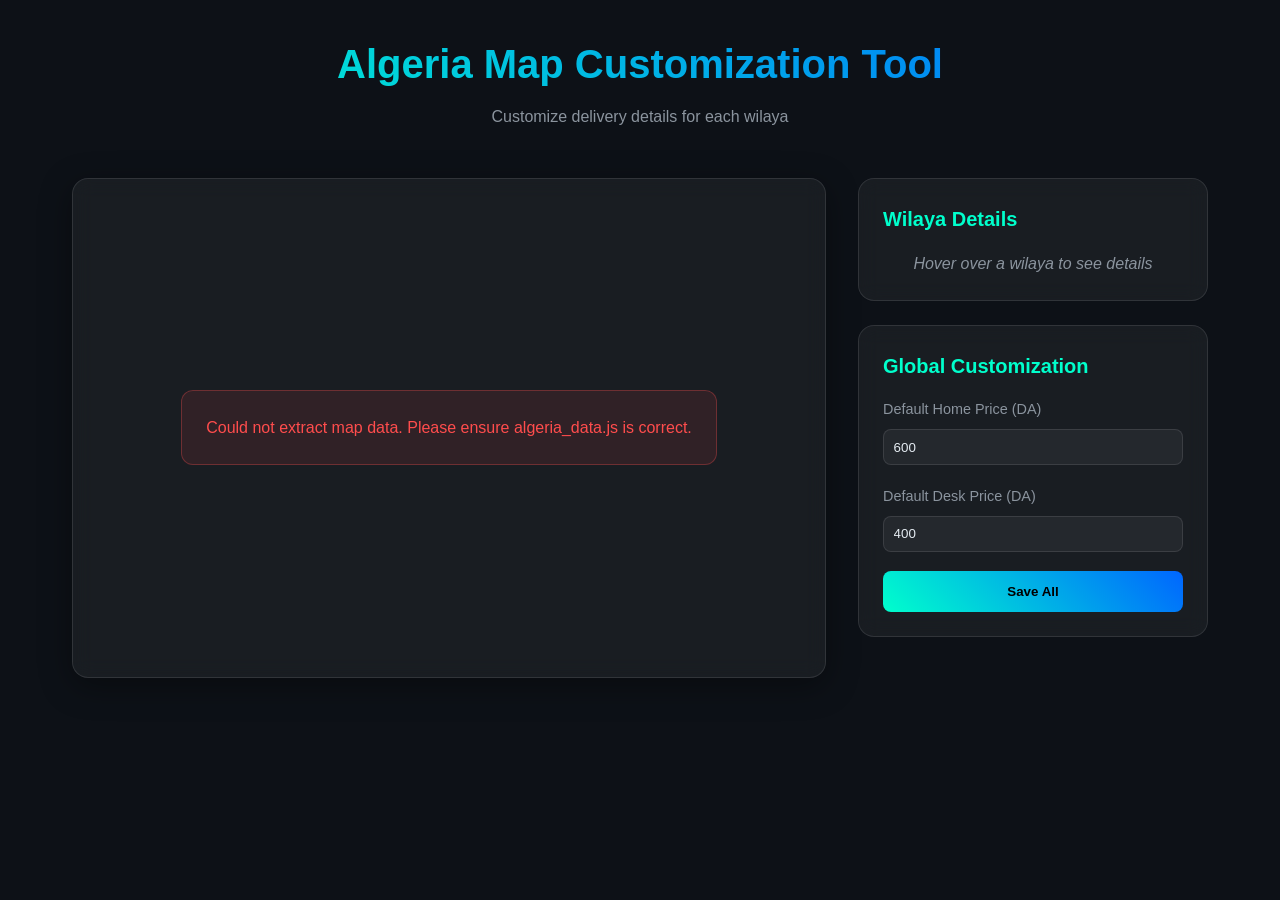
<file: algeria-map-tool/index.html>
<!DOCTYPE html>
<html lang="en">
<head>
    <meta charset="UTF-8">
    <meta name="viewport" content="width=device-width, initial-scale=1.0">
    <title>Algeria Map Customization Tool</title>
    <link rel="stylesheet" href="style.css">
</head>
<body>
    <div class="container">
        <header>
            <h1>Algeria Map Customization Tool</h1>
            <p>Customize delivery details for each wilaya</p>
        </header>

        <main>
            <div id="map-container">
                <!-- SVG map will be injected here -->
                <div class="loader">Loading Map...</div>
            </div>

            <div id="sidebar">
                <div class="card glass">
                    <h2>Wilaya Details</h2>
                    <div id="wilaya-info">
                        <p class="placeholder-text">Hover over a wilaya to see details</p>
                    </div>
                </div>

                <div class="card glass">
                    <h2>Global Customization</h2>
                    <div class="form-group">
                        <label for="default-price-home">Default Home Price (DA)</label>
                        <input type="number" id="default-price-home" value="600">
                    </div>
                    <div class="form-group">
                        <label for="default-price-desk">Default Desk Price (DA)</label>
                        <input type="number" id="default-price-desk" value="400">
                    </div>
                    <button id="save-settings" class="btn">Save All</button>
                </div>
            </div>
        </main>

        <div id="tooltip" class="tooltip hidden"></div>
    </div>

    <script src="script.js"></script>
</body>
</html>
</file>
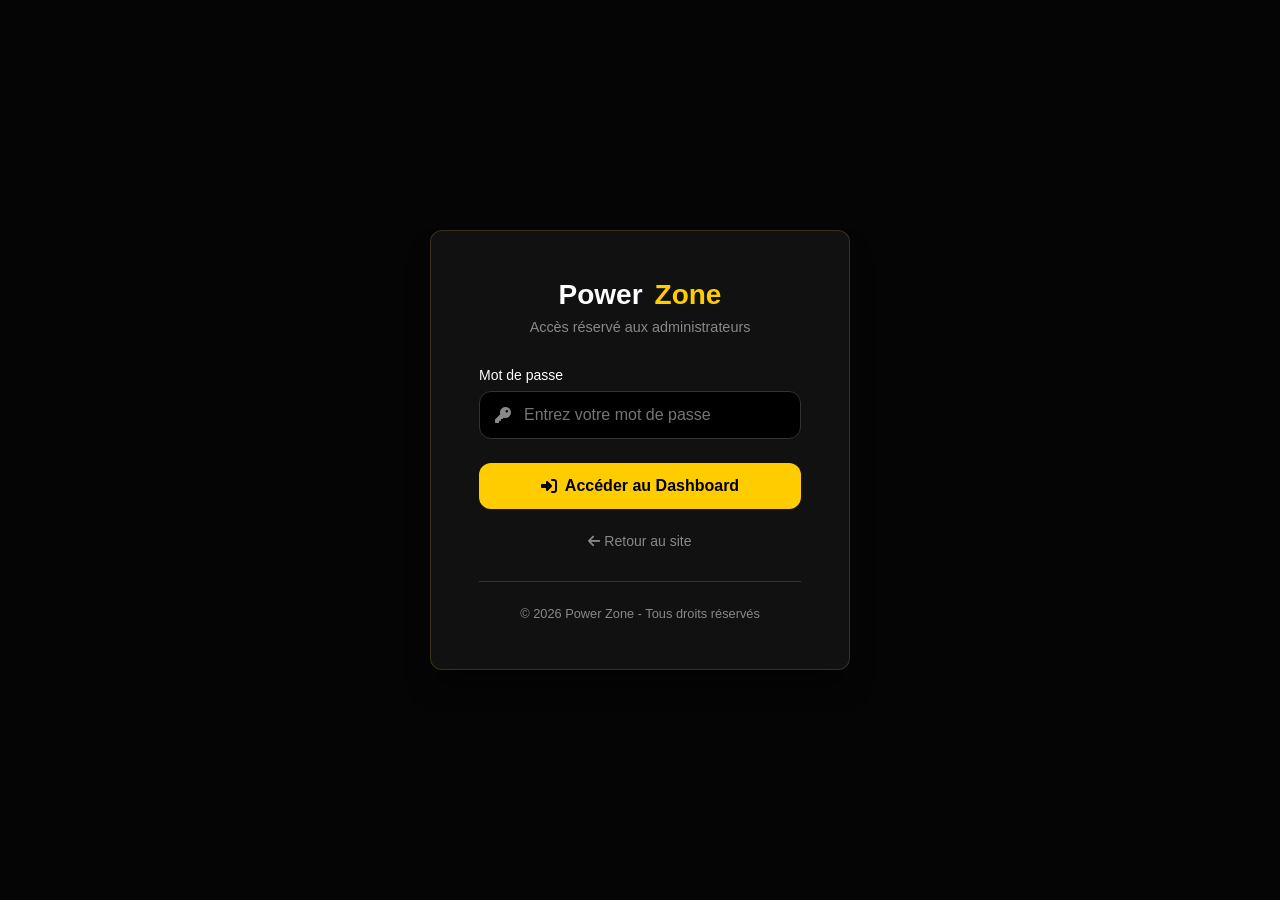
<file: admin.html>
<!DOCTYPE html>
<html lang="fr">

<head>
  <meta charset="UTF-8">
  <meta name="viewport" content="width=device-width, initial-scale=1.0">
  <title>Dashboard Admin - Power Zone</title>
  <link rel="icon" href="logo.png" type="image/x-icon">
  <link rel="stylesheet" href="https://cdnjs.cloudflare.com/ajax/libs/font-awesome/6.4.0/css/all.min.css">
  <link rel="preconnect" href="https://fonts.googleapis.com">
  <link rel="preconnect" href="https://fonts.gstatic.com" crossorigin>
  <link href="https://fonts.googleapis.com/css2?family=Montserrat:wght@700;800&family=Inter:wght@400;500;600;700&display=swap" rel="stylesheet">
  
  <!-- 🔐 حماية الصفحة - التحقق من المصادقة -->
  <script>
    (function checkAuth() {
      const isLoggedIn = localStorage.getItem('isLoggedIn');
      const userRole = localStorage.getItem('userRole');
      const loginTime = localStorage.getItem('loginTime');
      
      // التحقق من انتهاء صلاحية الجلسة (24 ساعة)
      const SESSION_DURATION = 24 * 60 * 60 * 1000; // 24 ساعة
      if (loginTime && (Date.now() - parseInt(loginTime)) > SESSION_DURATION) {
        localStorage.clear();
        alert('Session expirée. Veuillez vous reconnecter.');
        window.location.href = 'login.html';
        return;
      }
      
      // إذا مش مسجل دخول أو مش admin
      if (!isLoggedIn || isLoggedIn !== 'true' || userRole !== 'admin') {
        window.location.href = 'login.html';
        return;
      }
    })();
  </script>
  
  <style>
    :root {
      --primary: #FFB800;
      --primary-dark: #CC9200;
      --primary-light: #FFD666;
      --primary-glow: rgba(255, 184, 0, 0.25);
      --success: #10b981;
      --warning: #f59e0b;
      --danger: #ef4444;
      --info: #3B82F6;
      --bg: #0A0A0F;
      --surface: #1A1D29;
      --surface-hover: #252836;
      --text: #FFFFFF;
      --text-light: #9CA3AF;
      --border: #3D4152;
      --shadow: 0 8px 30px rgba(0, 0, 0, .5);
      --shadow-lg: 0 20px 60px rgba(0, 0, 0, .7);
      --shadow-gold: 0 10px 30px rgba(255, 184, 0, 0.3);
      --radius: 8px;
      --radius-lg: 16px;
      --transition: all 0.3s cubic-bezier(0.25, 0.8, 0.25, 1);
      --gradient-gold: linear-gradient(135deg, #FFB800 0%, #CC9200 100%);
      --gradient-dark: linear-gradient(180deg, #0A0A0F 0%, #1A1D29 100%);
      --sidebar-width: 250px;
      --sidebar-collapsed: 70px;
      --header-height: 70px;
    }

    * { box-sizing: border-box; margin: 0; padding: 0; }
    html, body { font-family: 'Inter', sans-serif; background: var(--bg); color: var(--text); min-height: 100vh; overflow-x: hidden; font-size: 16px; }
    a { text-decoration: none; color: inherit; transition: var(--transition); }
    button { font-family: inherit; cursor: pointer; border: none; outline: none; transition: var(--transition); }

    .sidebar { width: var(--sidebar-width); background: var(--surface); border-right: 1px solid var(--border); display: flex; flex-direction: column; position: fixed; height: 100vh; top: 0; left: 0; z-index: 1000; transition: var(--transition); overflow-y: auto; }
    .sidebar-header { padding: 20px 24px; border-bottom: 1px solid var(--border); display: flex; align-items: center; gap: 12px; min-height: var(--header-height); }
    .logo { display: flex; align-items: center; gap: 12px; font-family: 'Montserrat', sans-serif; }
    .logo img { height: 40px; width: auto; border-radius: var(--radius); border: 1px solid rgba(255,255,255,0.1); }
    .logo-text { display: flex; flex-direction: column; line-height: 1.1; }
    .brand-name { font-size: 1rem; font-weight: 800; color: var(--text); text-transform: uppercase; letter-spacing: 1px; white-space: nowrap; }
    .brand-tagline { font-size: 0.7rem; font-weight: 900; color: var(--primary); text-transform: uppercase; letter-spacing: 2px; white-space: nowrap; }
    .nav-links { list-style: none; padding: 16px; flex: 1; }
    .nav-item { margin-bottom: 4px; }
    .nav-link { display: flex; align-items: center; gap: 12px; padding: 12px 16px; border-radius: var(--radius); color: var(--text-light); font-size: 0.9rem; font-weight: 500; }
    .nav-link i { width: 20px; text-align: center; font-size: 1rem; }
    .nav-link:hover, .nav-link.active { background: rgba(255, 184, 0, 0.15); color: var(--primary); }
    .nav-link.active { font-weight: 600; border-left: 3px solid var(--primary); padding-left: 13px; }
    .sidebar-footer { padding: 16px; border-top: 1px solid var(--border); font-size: 0.75rem; color: var(--text-light); text-align: center; }

    .main-content { flex: 1; margin-left: var(--sidebar-width); padding: 24px; min-height: 100vh; transition: var(--transition); }
    .top-bar { display: flex; justify-content: space-between; align-items: center; margin-bottom: 24px; padding-bottom: 16px; border-bottom: 1px solid var(--border); flex-wrap: wrap; gap: 16px; }
    .top-bar-left { display: flex; align-items: center; gap: 16px; }
    .menu-toggle { display: none; background: var(--surface); border: 1px solid var(--border); color: var(--text); width: 40px; height: 40px; border-radius: var(--radius); font-size: 1.2rem; align-items: center; justify-content: center; }
    .menu-toggle:hover { background: var(--surface-hover); }
    .page-title h1 { font-size: 1.4rem; font-weight: 700; font-family: 'Montserrat', sans-serif; }
    .page-title p { color: var(--text-light); font-size: 0.85rem; margin-top: 4px; }
    .user-profile { display: flex; align-items: center; gap: 12px; padding: 8px 16px; background: var(--surface); border-radius: var(--radius); border: 1px solid var(--border); }
    .user-avatar { width: 36px; height: 36px; background: var(--gradient-gold); color: var(--bg); border-radius: 50%; display: flex; align-items: center; justify-content: center; font-weight: 700; font-size: 0.9rem; }
    .user-info { text-align: right; }
    .user-name { font-weight: 600; font-size: 0.85rem; }
    .user-role { font-size: 0.7rem; color: var(--text-light); }

    .stats-grid { display: grid; grid-template-columns: repeat(auto-fit, minmax(200px, 1fr)); gap: 16px; margin-bottom: 24px; }
    .stat-card { background: var(--surface); padding: 20px; border-radius: var(--radius); box-shadow: var(--shadow); display: flex; justify-content: space-between; align-items: center; border: 1px solid var(--border); transition: var(--transition); }
    .stat-card:hover { transform: translateY(-2px); border-color: var(--primary); box-shadow: var(--shadow-gold); }
    .stat-info h3 { font-size: 0.8rem; color: var(--text-light); font-weight: 500; text-transform: uppercase; letter-spacing: 0.5px; }
    .stat-info p { font-size: 1.5rem; font-weight: 700; margin-top: 6px; font-family: 'Montserrat', sans-serif; }
    .stat-icon { width: 44px; height: 44px; border-radius: 12px; display: flex; align-items: center; justify-content: center; font-size: 1.1rem; flex-shrink: 0; }
    .icon-blue { background: rgba(255, 184, 0, 0.15); color: var(--primary); }
    .icon-green { background: rgba(16, 185, 129, 0.15); color: var(--success); }
    .icon-orange { background: rgba(245, 158, 11, 0.15); color: var(--warning); }
    .icon-red { background: rgba(239, 68, 68, 0.15); color: var(--danger); }

    .actions-bar { background: var(--surface); padding: 16px; border-radius: var(--radius); box-shadow: var(--shadow); margin-bottom: 24px; display: flex; flex-wrap: wrap; gap: 12px; align-items: center; border: 1px solid var(--border); }
    .filters { display: flex; gap: 12px; flex: 1; flex-wrap: wrap; }
    .input-group { position: relative; flex: 1; min-width: 180px; max-width: 250px; }
    .input-group i { position: absolute; left: 12px; top: 50%; transform: translateY(-50%); color: var(--text-light); font-size: 0.9rem; }
    .input-group input, .input-group select { width: 100%; padding: 10px 12px 10px 36px; border: 1px solid var(--border); border-radius: var(--radius); outline: none; background: var(--bg); color: var(--text); font-size: 0.9rem; transition: var(--transition); }
    .input-group input:focus, .input-group select:focus { border-color: var(--primary); box-shadow: 0 0 0 3px var(--primary-glow); }
    .btn { padding: 10px 18px; border-radius: var(--radius); font-weight: 600; font-size: 0.85rem; display: inline-flex; align-items: center; gap: 8px; transition: var(--transition); white-space: nowrap; }
    .btn i { font-size: 0.9rem; }
    .btn-primary { background: var(--gradient-gold); color: var(--bg); box-shadow: var(--shadow-gold); }
    .btn-primary:hover { transform: translateY(-1px); filter: brightness(1.1); box-shadow: 0 12px 35px rgba(255, 184, 0, 0.5); }
    .btn-outline { background: var(--bg); border: 1px solid var(--border); color: var(--text); }
    .btn-outline:hover { background: var(--surface-hover); border-color: var(--primary); color: var(--primary); }

    .table-container { background: var(--surface); border-radius: var(--radius); box-shadow: var(--shadow); overflow: hidden; border: 1px solid var(--border); overflow-x: auto; }
    .table-wrapper { min-width: 900px; }
    table { width: 100%; border-collapse: collapse; }
    th { background: var(--bg); padding: 14px 16px; text-align: left; font-size: 0.75rem; text-transform: uppercase; letter-spacing: 0.5px; color: var(--text-light); font-weight: 600; position: sticky; top: 0; z-index: 10; white-space: nowrap; }
    td { padding: 14px 16px; border-top: 1px solid var(--border); font-size: 0.85rem; vertical-align: middle; white-space: nowrap; }
    tr:hover { background: rgba(255, 184, 0, 0.05); }
    .order-number { font-weight: 600; color: var(--primary); font-family: 'Montserrat', sans-serif; }
    .client-name { font-weight: 500; }
    .client-phone { color: var(--text-light); font-size: 0.8rem; }
    .status-badge { padding: 5px 14px; border-radius: 20px; font-size: 0.75rem; font-weight: 600; display: inline-flex; align-items: center; gap: 5px; }
    .status-pending { background: rgba(245, 158, 11, 0.15); color: var(--warning); }
    .status-accepted { background: rgba(255, 184, 0, 0.15); color: var(--primary); }
    .status-shipped { background: rgba(16, 185, 129, 0.15); color: var(--success); }
    .status-arrived { background: rgba(255, 255, 255, 0.1); color: var(--text); }
    .status-returned { background: rgba(239, 68, 68, 0.15); color: var(--danger); }
    .action-btns { display: flex; gap: 6px; }
    .icon-btn { background: none; border: none; cursor: pointer; color: var(--text-light); padding: 6px; border-radius: 6px; width: 32px; height: 32px; display: flex; align-items: center; justify-content: center; transition: var(--transition); }
    .icon-btn:hover { background: rgba(255, 184, 0, 0.15); color: var(--primary); }
    .icon-btn.delete:hover { color: var(--danger); background: rgba(239, 68, 68, 0.15); }

    .modal-overlay { position: fixed; top: 0; left: 0; width: 100%; height: 100%; background: rgba(0, 0, 0, 0.7); backdrop-filter: blur(4px); display: none; align-items: center; justify-content: center; z-index: 2000; padding: 20px; }
    .modal-overlay.active { display: flex; animation: fadeIn 0.2s; }
    .modal { background: var(--surface); width: 100%; max-width: 650px; border-radius: var(--radius-lg); box-shadow: var(--shadow-lg); max-height: 95vh; overflow-y: auto; border: 1px solid var(--border); animation: slideUp 0.3s ease; }
    .modal-header { padding: 20px 24px; border-bottom: 1px solid var(--border); display: flex; justify-content: space-between; align-items: center; position: sticky; top: 0; background: var(--surface); z-index: 5; }
    .modal-header h3 { font-size: 1.1rem; font-weight: 700; font-family: 'Montserrat', sans-serif; }
    .close-modal { background: none; border: none; font-size: 1.5rem; cursor: pointer; color: var(--text-light); width: 32px; height: 32px; display: flex; align-items: center; justify-content: center; border-radius: 50%; }
    .close-modal:hover { background: var(--surface-hover); color: var(--text); }
    .modal-body { padding: 24px; }
    .modal-footer { padding: 16px 24px; border-top: 1px solid var(--border); display: flex; justify-content: flex-end; gap: 12px; flex-wrap: wrap; position: sticky; bottom: 0; background: var(--surface); }
    .form-group { margin-bottom: 16px; }
    .form-label { display: block; margin-bottom: 8px; font-size: 0.85rem; font-weight: 500; color: var(--text-light); }
    .form-control { width: 100%; padding: 10px 12px; border: 1px solid var(--border); border-radius: var(--radius); background: var(--bg); color: var(--text); font-size: 0.9rem; transition: var(--transition); }
    .form-control:focus { outline: none; border-color: var(--primary); box-shadow: 0 0 0 3px var(--primary-glow); }
    textarea.form-control { min-height: 80px; resize: vertical; }
    .detail-row { display: flex; justify-content: space-between; align-items: center; padding: 10px 0; border-bottom: 1px dashed var(--border); flex-wrap: wrap; gap: 8px; }
    .detail-row:last-child { border-bottom: none; }
    .detail-label { color: var(--text-light); font-size: 0.85rem; }
    .detail-value { font-weight: 500; text-align: right; min-width: 120px; }
    .detail-items { margin: 16px 0; }
    .detail-item { display: flex; justify-content: space-between; align-items: center; padding: 10px 0; border-bottom: 1px solid var(--border); flex-wrap: wrap; gap: 8px; }
    .detail-item-name { font-weight: 500; }
    .detail-item-qty { color: var(--text-light); font-size: 0.8rem; }
    .detail-item-price { color: var(--primary); font-weight: 600; }

    .driver-section { margin-top: 20px; padding: 16px; background: rgba(255, 184, 0, 0.1); border-radius: var(--radius); border: 1px solid var(--primary); display: none; }
    .driver-section h4 { margin-bottom: 12px; font-size: 0.95rem; font-family: 'Montserrat', sans-serif; display: flex; align-items: center; gap: 8px; color: var(--primary); }
    .driver-section .form-row { display: grid; grid-template-columns: 1fr 1fr; gap: 12px; }
    .driver-section p { font-size: 0.75rem; color: var(--text-light); margin-top: 8px; }

    .flavor-field { display: flex; gap: 8px; align-items: center; flex-wrap: wrap; }
    .flavor-field input { flex: 1; min-width: 120px; }
    .flavor-field .btn { padding: 8px 12px; font-size: 0.8rem; }

    .image-mode-toggle { display: flex; gap: 8px; margin-bottom: 10px; flex-wrap: wrap; }
    .image-mode-toggle .btn { padding: 6px 12px; font-size: 0.8rem; }
    .image-preview-container { margin-top: 12px; display: none; }
    .image-preview-container img { max-width: 100%; max-height: 150px; border-radius: var(--radius); border: 1px solid var(--border); object-fit: contain; background: var(--bg); }
    .image-preview-container p { font-size: 0.75rem; color: var(--text-light); margin-bottom: 6px; }
    .upload-hint { font-size: 0.7rem; color: var(--text-light); margin-top: 6px; }

    .ingredients-section {
      border: 1px solid var(--border);
      padding: 15px;
      border-radius: var(--radius);
      margin-top: 15px;
      background: rgba(16, 185, 129, 0.03);
    }
    .ingredients-section .section-header {
      display: flex;
      justify-content: space-between;
      align-items: center;
      margin-bottom: 10px;
    }
    .ingredients-section .section-header .form-label { margin-bottom: 0; }
    .ingredient-item {
      display: flex;
      gap: 8px;
      align-items: center;
      flex-wrap: wrap;
      background: rgba(16, 185, 129, 0.05);
      padding: 8px;
      border-radius: var(--radius);
      margin-bottom: 8px;
    }
    .ingredient-item input, .ingredient-item select {
      flex: 1;
      min-width: 100px;
    }
    .ingredient-item .btn {
      padding: 8px 12px;
      font-size: 0.8rem;
      flex-shrink: 0;
    }

    .toast { position: fixed; top: 20px; right: 20px; background: var(--surface); color: var(--text); padding: 14px 20px; border-radius: var(--radius); box-shadow: var(--shadow-lg); display: flex; align-items: center; gap: 10px; animation: slideIn 0.3s ease; z-index: 9999; border: 1px solid var(--border); max-width: 350px; }
    .toast.success { border-left: 4px solid var(--success); }
    .toast.error { border-left: 4px solid var(--danger); }
    .toast.info { border-left: 4px solid var(--info); }
    .toast i { font-size: 1.1rem; }
    @keyframes fadeIn { from { opacity: 0; } to { opacity: 1; } }
    @keyframes slideUp { from { transform: translateY(20px); opacity: 0; } to { transform: translateY(0); opacity: 1; } }
    @keyframes slideIn { from { transform: translateX(100%); opacity: 0; } to { transform: translateX(0); opacity: 1; } }

    ::-webkit-scrollbar { width: 10px; height: 10px; }
    ::-webkit-scrollbar-track { background: var(--bg); }
    ::-webkit-scrollbar-thumb { background: var(--gradient-gold); border-radius: 10px; border: 2px solid var(--bg); }
    ::-webkit-scrollbar-thumb:hover { background: var(--primary-dark); }

    @media (max-width: 1024px) { :root { --sidebar-width: 220px; } .main-content { padding: 20px; } .stats-grid { grid-template-columns: repeat(2, 1fr); } }
    @media (max-width: 768px) { :root { --sidebar-width: 250px; } .menu-toggle { display: flex; } .sidebar { transform: translateX(-100%); box-shadow: 4px 0 20px rgba(0, 0, 0, 0.5); } .sidebar.active { transform: translateX(0); } .main-content { margin-left: 0; padding: 16px; } .top-bar { flex-direction: column; align-items: flex-start; gap: 12px; } .top-bar-left { width: 100%; justify-content: space-between; } .page-title h1 { font-size: 1.2rem; } .stats-grid { grid-template-columns: repeat(2, 1fr); gap: 12px; } .stat-card { padding: 16px; } .stat-info p { font-size: 1.3rem; } .stat-icon { width: 40px; height: 40px; font-size: 1rem; } .actions-bar { flex-direction: column; align-items: stretch; } .filters { flex-direction: column; } .input-group { max-width: 100%; min-width: 100%; } .modal { max-width: 95vw; margin: 10px; } .modal-footer { flex-direction: column-reverse; } .modal-footer .btn { width: 100%; justify-content: center; } .detail-row { flex-direction: column; align-items: flex-start; gap: 4px; } .detail-value { text-align: left; width: 100%; } .driver-section .form-row { grid-template-columns: 1fr; } }
    @media (max-width: 576px) { .stats-grid { grid-template-columns: 1fr 1fr; } .stat-info h3 { font-size: 0.75rem; } .stat-info p { font-size: 1.2rem; } .table-container { border-radius: var(--radius); } th, td { padding: 12px 10px; font-size: 0.8rem; } .status-badge { padding: 4px 10px; font-size: 0.7rem; } .icon-btn { width: 28px; height: 28px; padding: 4px; } .user-profile { padding: 6px 12px; } .user-avatar { width: 32px; height: 32px; font-size: 0.8rem; } .user-info { display: none; } }
    @media (max-width: 480px) { .stats-grid { grid-template-columns: 1fr; } .page-title h1 { font-size: 1.1rem; } .page-title p { font-size: 0.8rem; } .btn { padding: 9px 16px; font-size: 0.8rem; } .btn i { display: none; } .form-control { font-size: 0.9rem; padding: 9px 10px 9px 34px; } .modal-header h3 { font-size: 1rem; } .modal-body { padding: 16px; } .modal-footer { padding: 12px 16px; } .detail-item { flex-direction: column; align-items: flex-start; } .detail-item-price { margin-left: auto; } .toast { right: 10px; left: 10px; max-width: none; } }
    @media (max-width: 360px) { .sidebar-header { padding: 16px; } .brand-name { font-size: 0.9rem; } .brand-tagline { font-size: 0.65rem; } .nav-link { padding: 10px 14px; font-size: 0.85rem; gap: 10px; } .nav-link i { font-size: 0.9rem; } th, td { padding: 10px 8px; font-size: 0.75rem; } .order-number { font-size: 0.8rem; } }
    @media (hover: none) and (pointer: coarse) { .nav-link:active, .btn:active, .icon-btn:active { transform: scale(0.98); transition: transform 0.1s ease; } .stat-card:hover { transform: none; } }
    @media (prefers-reduced-motion: reduce) { * { transition: none !important; animation: none !important; } }
    @media print { .sidebar, .top-bar, .actions-bar, .modal-overlay { display: none !important; } .main-content { margin: 0; padding: 0; } .table-container { box-shadow: none; border: 1px solid #000; } body { background: #fff; color: #000; } }
  </style>
</head>

<body>

  <!-- Sidebar -->
  <aside class="sidebar" id="sidebar">
    <div class="sidebar-header">
      <a href="index.html" class="logo">
        <img src="logo.png" alt="Logo">
        <div class="logo-text">
          <div class="brand-name">Power Zone</div>
          <div class="brand-tagline">Admin</div>
        </div>
      </a>
    </div>
    <ul class="nav-links">
      <li class="nav-item"><a href="admin.html" class="nav-link active"><i class="fa-solid fa-chart-line"></i> Tableau de bord</a></li>
      <li class="nav-item"><a href="gerer-produits.html" class="nav-link"><i class="fa-solid fa-boxes-stacked"></i> Produits</a></li>
      <li class="nav-item"><a href="index.html" class="nav-link" target="_blank"><i class="fa-solid fa-store"></i> Voir le site</a></li>
      <li class="nav-item" style="margin-top: auto;"><a href="#" onclick="logout(); return false;" class="nav-link" style="color: var(--danger);"><i class="fa-solid fa-right-from-bracket"></i> Déconnexion</a></li>
    </ul>
    <div class="sidebar-footer">
      <p>v2.0 • © 2026</p>
    </div>
  </aside>

  <!-- Main Content -->
  <main class="main-content">
    <div class="top-bar">
      <div class="top-bar-left">
        <button class="menu-toggle" id="menuToggle" aria-label="Toggle Menu">
          <i class="fa-solid fa-bars"></i>
        </button>
        <div class="page-title">
          <h1>📊 Tableau de bord Commandes</h1>
          <p>Gérez vos commandes en temps réel</p>
        </div>
      </div>
      <div class="user-profile">
        <div class="user-avatar" id="userAvatar">W</div>
        <div class="user-info">
          <div class="user-name" id="userName">Wahbi</div>
          <div class="user-role">Super Admin</div>
        </div>
      </div>
    </div>

    <div class="stats-grid">
      <div class="stat-card">
        <div class="stat-info">
          <h3>Commandes</h3>
          <p id="totalCommandes">0</p>
        </div>
        <div class="stat-icon icon-blue"><i class="fa-solid fa-cart-shopping"></i></div>
      </div>
      <div class="stat-card">
        <div class="stat-info">
          <h3>Revenu</h3>
          <p id="totalRevenu">0 DA</p>
        </div>
        <div class="stat-icon icon-green"><i class="fa-solid fa-wallet"></i></div>
      </div>
      <div class="stat-card">
        <div class="stat-info">
          <h3>Livraison</h3>
          <p id="totalDomicile">0</p>
        </div>
        <div class="stat-icon icon-orange"><i class="fa-solid fa-truck"></i></div>
      </div>
      <div class="stat-card">
        <div class="stat-info">
          <h3>Retrait</h3>
          <p id="totalStopdesk">0</p>
        </div>
        <div class="stat-icon icon-red"><i class="fa-solid fa-store"></i></div>
      </div>
    </div>

    <div class="actions-bar">
      <div class="filters">
        <div class="input-group">
          <i class="fa-solid fa-magnifying-glass"></i>
          <input type="text" id="searchInput" placeholder="Rechercher commande, client...">
        </div>
        <div class="input-group">
          <select id="filterType">
            <option value="">Tous les types</option>
            <option value="domicile">🏠 Livraison</option>
            <option value="stopdesk">📦 Retrait boutique</option>
          </select>
        </div>
        <div class="input-group">
          <select id="filterWilaya">
            <option value="">Toutes les wilayas</option>
          </select>
        </div>
      </div>
      <div style="display:flex; gap:10px; flex-wrap:wrap;">
        <button class="btn btn-outline" onclick="clearFilters()">
          <i class="fa-solid fa-rotate-right"></i> Réinitialiser
        </button>
        <button class="btn btn-outline" onclick="exportCommandes()">
          <i class="fa-solid fa-file-csv"></i> Export CSV
        </button>
        <button class="btn btn-primary" onclick="openAddProductModal()">
          <i class="fa-solid fa-plus"></i> Nouveau produit
        </button>
      </div>
    </div>

    <div class="table-container">
      <div class="table-wrapper">
        <table>
          <thead>
            <tr>
              <th>N° Commande</th>
              <th>Client</th>
              <th>Type</th>
              <th>Wilaya</th>
              <th>Téléphone</th>
              <th>Total</th>
              <th>Statut</th>
              <th>Actions</th>
            </tr>
          </thead>
          <tbody id="ordersTableBody">
            <tr>
              <td colspan="8" style="text-align:center; padding:40px; color:var(--text-light);">
                <i class="fa-solid fa-circle-notch fa-spin" style="margin-right:10px;"></i>
                Chargement des commandes...
              </td>
            </tr>
          </tbody>
        </table>
      </div>
    </div>
  </main>

  <!-- Detail Modal -->
  <div class="modal-overlay" id="detailModal">
    <div class="modal">
      <div class="modal-header">
        <h3>📋 Détails de la commande <span id="detailOrderNumber" style="color:var(--primary)"></span></h3>
        <button class="close-modal" onclick="closeDetail()" aria-label="Fermer">&times;</button>
      </div>
      <div class="modal-body">
        <div style="display:flex; justify-content:space-between; margin-bottom:20px; background:var(--bg); padding:12px; border-radius:var(--radius); flex-wrap:wrap; gap:10px;">
          <div>
            <div class="detail-label">Date</div>
            <div class="detail-value" id="detailDate" style="text-align:left;"></div>
          </div>
          <div>
            <div class="detail-label">Statut</div>
            <div class="detail-value" id="detailStatusBadge" style="text-align:left;"></div>
          </div>
        </div>
        <h4 style="margin-bottom:12px; font-size:1rem; font-family:'Montserrat',sans-serif;">👤 Informations Client</h4>
        <div class="detail-row"><span class="detail-label">Nom complet</span><span class="detail-value" id="detailName"></span></div>
        <div class="detail-row"><span class="detail-label">📞 Téléphone 1</span><span class="detail-value"><a href="tel:" id="detailPhone1"></a></span></div>
        <div class="detail-row"><span class="detail-label">📞 Téléphone 2</span><span class="detail-value" id="detailPhone2"></span></div>
        <div class="detail-row"><span class="detail-label">📍 Wilaya</span><span class="detail-value" id="detailWilaya"></span></div>
        <div class="detail-row"><span class="detail-label">🏘️ Commune</span><span class="detail-value" id="detailCommune"></span></div>
        <h4 style="margin:20px 0 12px; font-size:1rem; font-family:'Montserrat',sans-serif;">📦 Produits Commandés</h4>
        <div id="detailItems" class="detail-items"></div>
        <div class="detail-row" style="border-top:2px solid var(--border); padding-top:12px; margin-top:10px;">
          <span class="detail-label" style="font-weight:600;">Sous-total</span>
          <span class="detail-value"><span id="detailCartTotal"></span> DA</span>
        </div>
        <div class="detail-row">
          <span class="detail-label">🚚 Livraison</span>
          <span class="detail-value"><span id="detailShipping"></span> DA</span>
        </div>
        <div class="detail-row">
          <span class="detail-label" style="font-weight:700; font-size:1rem;">💰 Total</span>
          <span class="detail-value" style="color:var(--primary); font-size:1.3rem; font-family:'Montserrat',sans-serif;">
            <span id="detailTotal"></span> DA
          </span>
        </div>

        <div id="driverSection" class="driver-section">
          <h4><i class="fa-solid fa-motorcycle"></i> Informations du Livreur</h4>
          <div class="form-row">
            <div class="form-group" style="margin-bottom:0;">
              <label class="form-label">Nom du livreur</label>
              <input type="text" id="driverName" class="form-control" placeholder="Entrez le nom du livreur">
            </div>
            <div class="form-group" style="margin-bottom:0;">
              <label class="form-label">Téléphone du livreur</label>
              <input type="tel" id="driverPhone" class="form-control" placeholder="05XX XX XX XX" dir="ltr" style="text-align:right;">
            </div>
          </div>
          <p><i class="fa-solid fa-circle-info"></i> Ces informations seront visibles par le client uniquement lorsque la commande est "En livraison" ou "Livrée".</p>
        </div>
      </div>
      <div class="modal-footer">
        <select id="statusSelect" class="form-control" style="max-width:200px; padding:8px 12px;">
          <option value="pending">⏳ En attente</option>
          <option value="accepted">✓ Validée</option>
          <option value="shipped">🚚 En livraison</option>
          <option value="arrived">📦 Livrée</option>
          <option value="returned">↩️ Retournée</option>
        </select>
        <button class="btn btn-primary" onclick="confirmStatusUpdate()">
          <i class="fa-solid fa-check"></i> Mettre à jour
        </button>
      </div>
    </div>
  </div>

  <!-- Add Product Modal -->
  <div class="modal-overlay" id="addProductModal">
    <div class="modal">
      <div class="modal-header">
        <h3>➕ Ajouter un Produit</h3>
        <button class="close-modal" onclick="closeAddProductModal()" aria-label="Fermer">&times;</button>
      </div>
      <div class="modal-body">
        <form id="addProductForm">
          <div class="form-group">
            <label class="form-label">Nom du produit *</label>
            <input type="text" id="productName" class="form-control" required placeholder="Ex: Whey Protein Gold">
          </div>
          
          <div class="form-group">
            <label class="form-label">Image du produit *</label>
            <div class="image-mode-toggle">
              <button type="button" id="imageModeUrl" class="btn btn-primary">
                <i class="fa-solid fa-link"></i> URL
              </button>
              <button type="button" id="imageModeUpload" class="btn btn-outline">
                <i class="fa-solid fa-cloud-arrow-up"></i> Upload
              </button>
            </div>
            <div id="imageModeUrlContainer">
              <input type="url" id="productImage" class="form-control" placeholder="https://example.com/image.jpg">
            </div>
            <div id="imageModeUploadContainer" style="display:none;">
              <input type="file" id="productImageFile" class="form-control" accept="image/*" style="padding:8px; cursor:pointer;">
              <div id="imagePreview" class="image-preview-container">
                <p>Aperçu:</p>
                <img id="previewImg" src="" alt="Preview">
              </div>
            </div>
            <input type="hidden" id="productImageFinal">
            <p class="upload-hint">
              <i class="fa-solid fa-circle-info"></i> Formats: JPG, PNG, WebP • Max: 5Mo
            </p>
          </div>
          
          <div class="form-group">
            <label class="form-label">Catégorie *</label>
            <select id="productCategory" class="form-control" required>
              <option value="">Sélectionner...</option>
              <option value="Protéines whey">Protéines whey</option>
               <option value="Creatine">Creatine </option>
              <option value="Masse / Gainer">Masse / Gainer</option>
              <option value="Acide aminé">Acides aminés</option>
              <option value="Force / Energie">Force / Énergie</option>
              <option value="Brûleur de graisse">Brûleur de graisse</option>
              <option value="Autre">Autre</option>
            </select>
          </div>
          <div class="form-group">
            <label class="form-label">Description</label>
            <textarea id="productDescription" class="form-control" rows="3" placeholder="Description courte..."></textarea>
          </div>
          <div class="form-row" style="display:grid; grid-template-columns:1fr 1fr; gap:12px;">
            <div class="form-group">
              <label class="form-label">Stock *</label>
              <input type="number" id="productQuantity" class="form-control" required min="0" value="10">
            </div>
            <div class="form-group">
              <label class="form-label">Prix (DA) *</label>
              <input type="number" id="productPrice" class="form-control" required min="0" placeholder="Ex: 8500">
            </div>
          </div>

          <!-- Flavors Section -->
          <div class="form-group" style="border:1px solid var(--border); padding:15px; border-radius:var(--radius); margin-top:10px;">
            <label class="form-label" style="display:flex; justify-content:space-between; align-items:center; margin-bottom:10px;">
              🎨 Goûts / Variantes
              <button type="button" class="btn btn-outline" style="padding:4px 10px; font-size:0.75rem;" onclick="addFlavorField()">
                + Ajouter
              </button>
            </label>
            <div id="flavorsList" style="display:flex; flex-direction:column; gap:10px;"></div>
            <p style="font-size:0.75rem; color:var(--text-light); margin-top:8px;">
              Ajoutez des goûts (Chocolat, Vanille...) avec image. Le client pourra changer l'image en cliquant.
            </p>
          </div>

          <!-- Ingredients / Nutrition Facts Section -->
          <div class="ingredients-section">
            <div class="section-header">
              <label class="form-label">
                🧪 Ingrédients & Valeurs Nutritionnelles
              </label>
              <button type="button" class="btn btn-outline" style="padding:4px 10px; font-size:0.75rem;" onclick="addIngredientField()">
                <i class="fa-solid fa-plus"></i> Ajouter
              </button>
            </div>
            <div id="ingredientsList"></div>
            <p style="font-size:0.75rem; color:var(--text-light); margin-top:8px;">
              <i class="fa-solid fa-circle-info"></i> Ajoutez les composants du produit avec leur quantité (ex: Protéine 25g, Créatine 5g...). Ce tableau sera visible par le client sur la page produit.
            </p>
          </div>
        </form>
      </div>
      <div class="modal-footer">
        <button class="btn btn-outline" onclick="closeAddProductModal()">Annuler</button>
        <button class="btn btn-primary" type="submit" form="addProductForm" id="addProductSubmitBtn">
          <i class="fa-solid fa-check"></i> Enregistrer
        </button>
      </div>
    </div>
  </div>

  <div id="toastContainer"></div>

  <script>
    // 🔐 عرض اسم المستخدم من localStorage
    (function loadUserInfo() {
      const userName = localStorage.getItem('userName');
      if (userName) {
        const userNameEl = document.getElementById('userName');
        const userAvatarEl = document.getElementById('userAvatar');
        if (userNameEl) userNameEl.textContent = userName;
        if (userAvatarEl) userAvatarEl.textContent = userName.charAt(0).toUpperCase();
      }
    })();

    // 🔐 دالة تسجيل الخروج
    function logout() {
      if (confirm('Êtes-vous sûr de vouloir vous déconnecter?')) {
        // مسح جميع بيانات الجلسة
        localStorage.removeItem('isLoggedIn');
        localStorage.removeItem('userRole');
        localStorage.removeItem('userName');
        localStorage.removeItem('loginTime');
        
        // العودة لصفحة الدخول
        window.location.href = 'login.html';
      }
    }

    const menuToggle = document.getElementById('menuToggle');
    const sidebar = document.getElementById('sidebar');
    
    if(menuToggle) {
      menuToggle.addEventListener('click', () => {
        sidebar.classList.toggle('active');
      });
    }
    
    document.addEventListener('click', (e) => {
      if(window.innerWidth <= 768 && 
         sidebar.classList.contains('active') && 
         !sidebar.contains(e.target) && 
         !menuToggle.contains(e.target)) {
        sidebar.classList.remove('active');
      }
    });
    
    function showToast(message, type = 'success') {
      const container = document.getElementById('toastContainer');
      const toast = document.createElement('div');
      toast.className = `toast ${type}`;
      toast.innerHTML = `
        <i class="fa-solid ${type === 'success' ? 'fa-circle-check' : type === 'error' ? 'fa-circle-exclamation' : 'fa-circle-info'}"></i>
        <span>${message}</span>
      `;
      container.appendChild(toast);
      
      setTimeout(() => {
        toast.style.animation = 'slideIn 0.3s ease reverse';
        setTimeout(() => toast.remove(), 300);
      }, 3000);
    }
    
    function openModal(modalId) {
      document.getElementById(modalId).classList.add('active');
      document.body.style.overflow = 'hidden';
    }
    
    function closeModal(modalId) {
      document.getElementById(modalId).classList.remove('active');
      document.body.style.overflow = '';
    }
    
    function closeDetail() { closeModal('detailModal'); }
    function closeAddProductModal() { closeModal('addProductModal'); }
    function openAddProductModal() { 
      resetProductForm();
      openModal('addProductModal'); 
    }
    
    document.querySelectorAll('.modal-overlay').forEach(overlay => {
      overlay.addEventListener('click', (e) => {
        if(e.target === overlay) {
          overlay.classList.remove('active');
          document.body.style.overflow = '';
        }
      });
    });
    
    document.addEventListener('keydown', (e) => {
      if(e.key === 'Escape') {
        document.querySelectorAll('.modal-overlay.active').forEach(modal => {
          modal.classList.remove('active');
        });
        document.body.style.overflow = '';
      }
    });
    
    function addFlavorField() {
      const container = document.getElementById('flavorsList');
      const index = container.children.length;
      const field = document.createElement('div');
      field.className = 'flavor-field';
      field.innerHTML = `
        <input type="text" class="form-control" name="flavorName_${index}" placeholder="Nom du goût" style="flex:1; min-width:100px;">
        <input type="url" class="form-control" name="flavorImage_${index}" placeholder="URL image" style="flex:1; min-width:100px;">
        <button type="button" class="btn btn-outline" onclick="this.parentElement.remove()" style="padding:8px;">✕</button>
      `;
      container.appendChild(field);
    }
    
    function addIngredientField() {
      const container = document.getElementById('ingredientsList');
      const index = container.children.length;
      const field = document.createElement('div');
      field.className = 'ingredient-item';
      field.innerHTML = `
        <input type="text" class="form-control ingredient-name" name="ingredientName_${index}" placeholder="Nom du composant (ex: Protéine)" style="flex:2;">
        <input type="number" step="0.01" class="form-control ingredient-value" name="ingredientValue_${index}" placeholder="Quantité" style="flex:1;" dir="ltr">
        <select class="form-control ingredient-unit" name="ingredientUnit_${index}" style="flex:0 0 70px; padding:10px 6px;">
          <option value="g">g</option>
          <option value="mg">mg</option>
          <option value="µg">µg</option>
          <option value="IU">IU</option>
          <option value="UI">UI</option>
        </select>
        <button type="button" class="btn btn-outline" onclick="this.parentElement.remove()" style="padding:8px 12px;">
          <i class="fa-solid fa-trash"></i>
        </button>
      `;
      container.appendChild(field);
    }
    
    function clearFilters() {
      document.getElementById('searchInput').value = '';
      document.getElementById('filterType').value = '';
      document.getElementById('filterWilaya').value = '';
      showToast('Filtres réinitialisés');
    }
    
    function exportCommandes() {
      showToast('Export CSV en préparation...', 'success');
    }
    
    if(document.querySelector('.sidebar-footer p')) {
      document.querySelector('.sidebar-footer p').textContent = 
        `v2.0 • © ${new Date().getFullYear()}`;
    }
    
    function initTableScroll() {
      const tableContainer = document.querySelector('.table-container');
      if(tableContainer && window.innerWidth < 768) {
        tableContainer.style.position = 'relative';
      }
    }
    
    window.addEventListener('resize', initTableScroll);
    document.addEventListener('DOMContentLoaded', initTableScroll);
    
    function resetProductForm() {
      const form = document.getElementById('addProductForm');
      if (form) form.reset();
      
      const flavorsList = document.getElementById('flavorsList');
      if (flavorsList) flavorsList.innerHTML = '';
      
      const ingredientsList = document.getElementById('ingredientsList');
      if (ingredientsList) ingredientsList.innerHTML = '';
      
      const previewContainer = document.getElementById('imagePreview');
      if (previewContainer) previewContainer.style.display = 'none';
      const previewImg = document.getElementById('previewImg');
      if (previewImg) previewImg.src = '';
      const fileInput = document.getElementById('productImageFile');
      if (fileInput) fileInput.value = '';
      
      const urlContainer = document.getElementById('imageModeUrlContainer');
      const uploadContainer = document.getElementById('imageModeUploadContainer');
      const modeUrlBtn = document.getElementById('imageModeUrl');
      const modeUploadBtn = document.getElementById('imageModeUpload');
      
      if (urlContainer) urlContainer.style.display = 'block';
      if (uploadContainer) uploadContainer.style.display = 'none';
      if (modeUrlBtn) modeUrlBtn.className = 'btn btn-primary';
      if (modeUploadBtn) modeUploadBtn.className = 'btn btn-outline';
      
      const finalImageInput = document.getElementById('productImageFinal');
      if (finalImageInput) finalImageInput.value = '';
    }

    // Expose functions globally for admin.js
    window.addIngredientField = addIngredientField;
    window.addFlavorField = addFlavorField;
    window.clearFilters = clearFilters;
    window.exportCommandes = exportCommandes;
    window.closeDetail = closeDetail;
    window.closeAddProductModal = closeAddProductModal;
    window.openAddProductModal = openAddProductModal;
    window.logout = logout;
  </script>
  
  <script type="module" src="firebase-config.js"></script>
  <script type="module" src="db-service.js"></script>
  <script type="module" src="admin.js"></script>
  
</body>

</html>
</file>
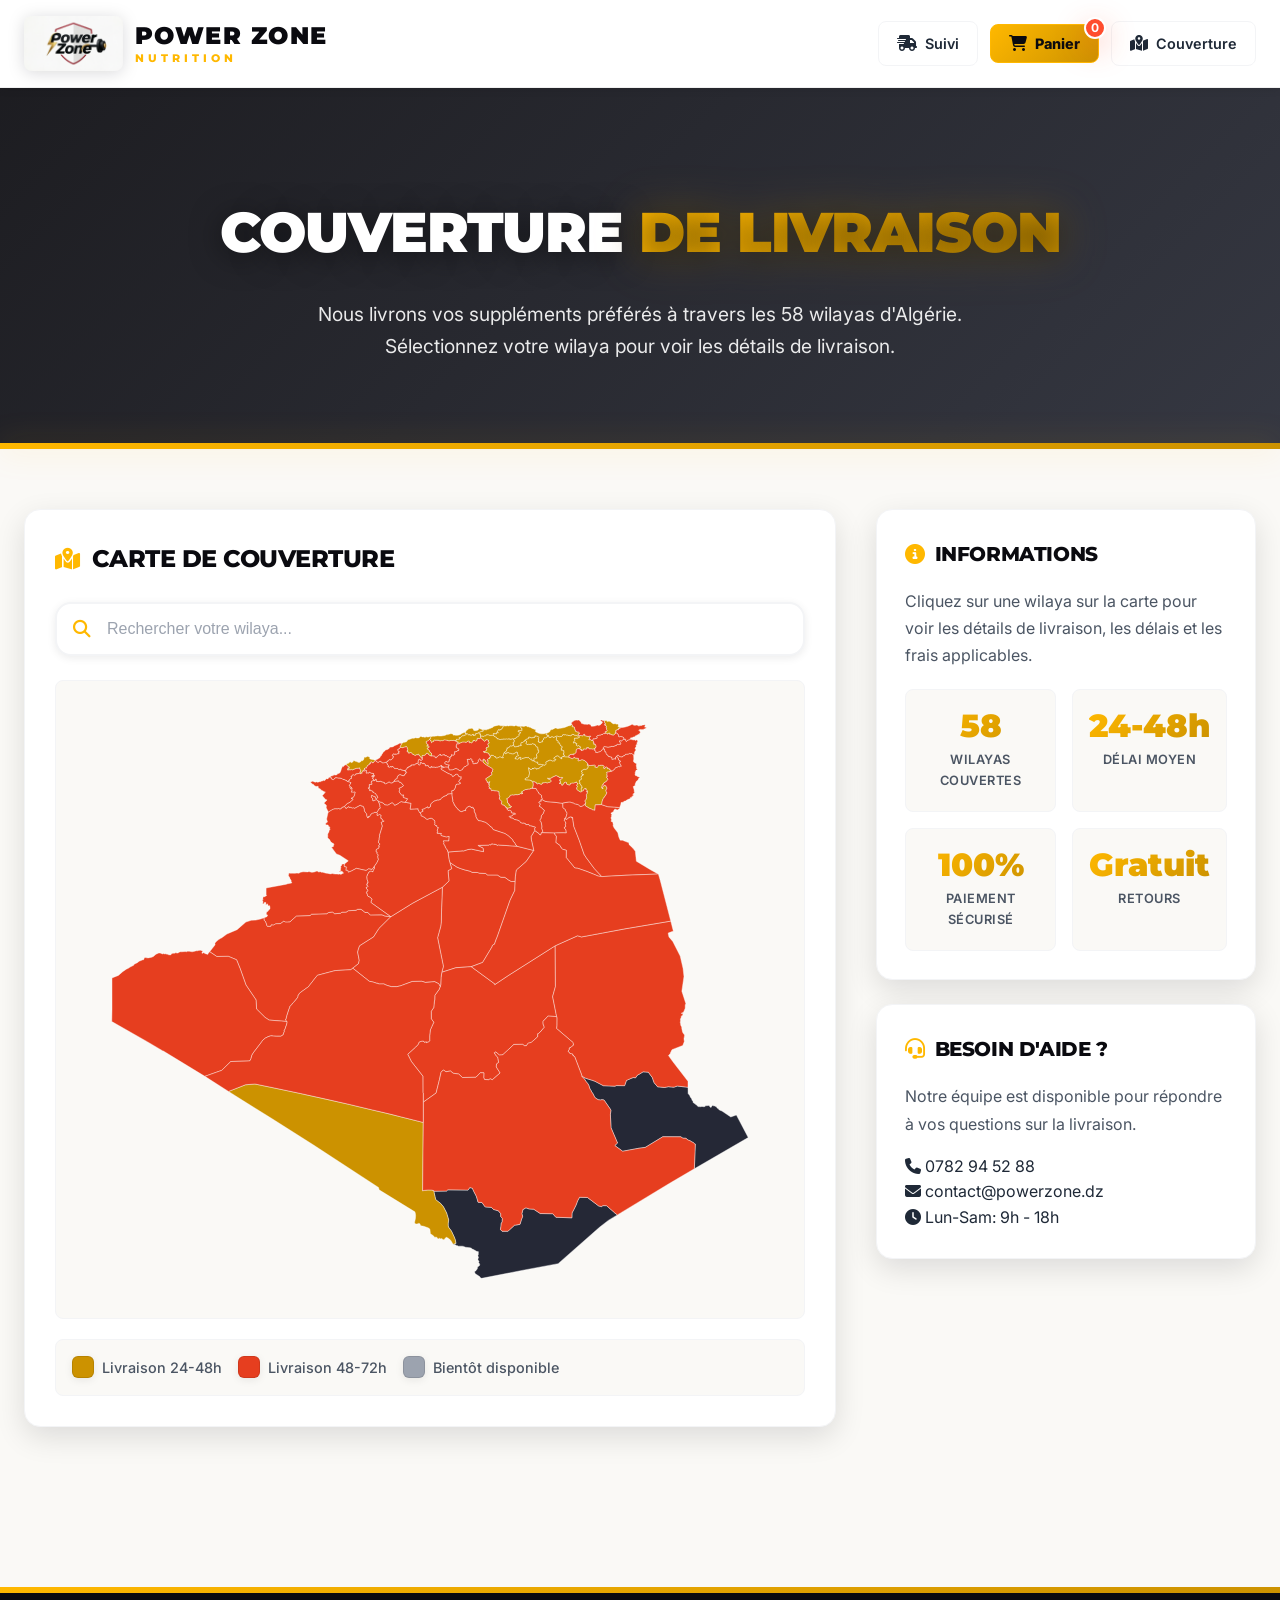
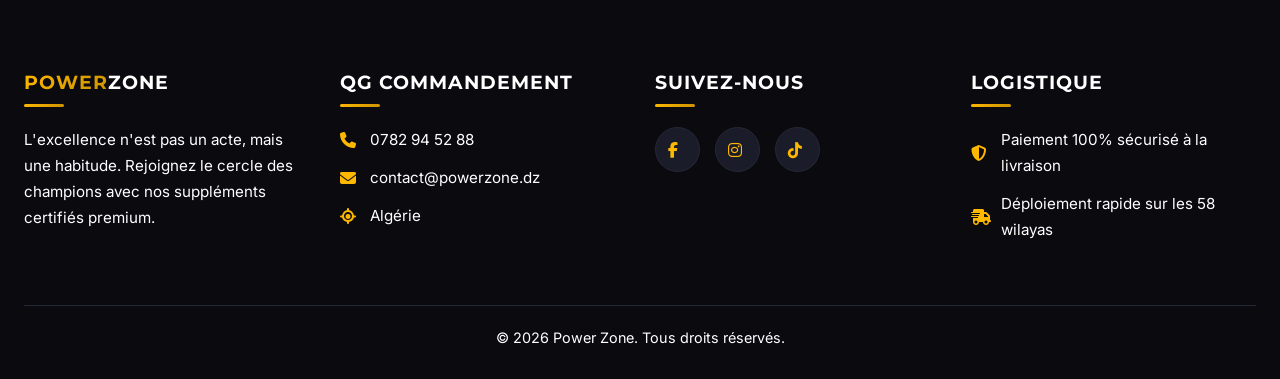
<file: couverture.html>
<!DOCTYPE html>
<html lang="fr">

<head>
  <meta charset="UTF-8">
  <meta name="viewport" content="width=device-width, initial-scale=1.0">
  <title>Couverture de Livraison | Power Zone</title>

  <!-- Fonts -->
  <link rel="preconnect" href="https://fonts.googleapis.com">
  <link rel="preconnect" href="https://fonts.gstatic.com" crossorigin>
  <link rel="icon" href="logo.png" type="image/x-icon">
  <link
    href="https://fonts.googleapis.com/css2?family=Montserrat:wght@700;800;900&family=Inter:wght@400;500;600;700&display=swap"
    rel="stylesheet">
  <link rel="stylesheet" href="https://cdnjs.cloudflare.com/ajax/libs/font-awesome/6.4.0/css/all.min.css">

  <style>
    /* ========== POWER ZONE THEME (GOLD & ENERGY) ========== */
    :root {
      /* Primary Brand Colors */
      --pz-onyx: #0A0A0F;
      --pz-graphite: #1A1D29;
      --pz-charcoal: #252836;
      --pz-slate: #3D4152;
      
      /* Power Gold System */
      --pz-gold: #FFB800;
      --pz-gold-light: #FFD666;
      --pz-gold-glow: rgba(255, 184, 0, 0.25);
      --pz-gold-dark: #CC9200;
      
      /* Energy Red System (CTAs) */
      --pz-energy: #FF4D2E;
      --pz-energy-light: #FF6B4D;
      --pz-energy-dark: #E63E1F;
      --pz-energy-glow: rgba(255, 77, 46, 0.3);
      
      /* Neutrals */
      --pz-white: #FFFFFF;
      --pz-cream: #FAF9F6;
      --pz-light: #F3F4F6;
      --pz-silver: #9CA3AF;
      --pz-grey: #4B5563;
      --pz-dark: #1F2937;
      
      /* Functional */
      --pz-success: #10B981;
      --pz-success-light: rgba(16, 185, 129, 0.15);
      --pz-danger: #EF4444;
      --pz-info: #3B82F6;
      
      /* Effects */
      --shadow-sm: 0 2px 8px rgba(10, 10, 15, 0.08);
      --shadow: 0 10px 30px rgba(10, 10, 15, 0.12);
      --shadow-lg: 0 20px 50px rgba(10, 10, 15, 0.2);
      --shadow-gold: 0 15px 40px rgba(255, 184, 0, 0.3);
      --shadow-energy: 0 10px 30px rgba(255, 77, 46, 0.4);
      
      --radius: 8px;
      --radius-lg: 16px;
      --radius-xl: 24px;
      --transition: all 0.3s cubic-bezier(0.25, 0.8, 0.25, 1);
      
      /* Gradients */
      --gradient-gold: linear-gradient(135deg, #FFB800 0%, #CC9200 100%);
      --gradient-energy: linear-gradient(135deg, #FF4D2E 0%, #E63E1F 100%);
      --gradient-dark: linear-gradient(180deg, #0A0A0F 0%, #1A1D29 100%);
    }

    * {
      box-sizing: border-box;
      margin: 0;
      padding: 0;
    }

    body {
      background-color: var(--pz-cream);
      color: var(--pz-dark);
      font-family: 'Inter', sans-serif;
      line-height: 1.6;
      overflow-x: hidden;
    }

    h1, h2, h3, h4, h5, h6 {
      font-family: 'Montserrat', sans-serif;
      text-transform: uppercase;
      color: var(--pz-onyx);
      letter-spacing: -0.02em;
    }

    a {
      text-decoration: none;
      color: inherit;
      transition: var(--transition);
    }

    button {
      font-family: 'Inter', sans-serif;
      cursor: pointer;
      border: none;
      outline: none;
      transition: var(--transition);
    }

    /* ========== HEADER ========== */
    .header {
      background: rgba(255, 255, 255, 0.98);
      backdrop-filter: blur(20px);
      -webkit-backdrop-filter: blur(20px);
      position: sticky;
      top: 0;
      z-index: 100;
      border-bottom: 1px solid rgba(10, 10, 15, 0.06);
      box-shadow: var(--shadow-sm);
    }

    .header-container {
      max-width: 1400px;
      margin: 0 auto;
      padding: 16px 24px;
      display: flex;
      justify-content: space-between;
      align-items: center;
      flex-wrap: wrap;
      gap: 16px;
    }

    .logo {
      display: flex;
      align-items: center;
      gap: 12px;
      font-family: 'Montserrat', sans-serif;
      flex-shrink: 0;
    }

    .logo img {
      height: 55px;
      width: auto;
      border-radius: var(--radius);
      object-fit: contain;
      filter: drop-shadow(0 2px 8px rgba(10, 10, 15, 0.15));
      transition: var(--transition);
    }

    .logo:hover img {
      transform: scale(1.05);
      filter: drop-shadow(0 4px 12px rgba(255, 184, 0, 0.3));
    }

    .logo-text {
      display: flex;
      flex-direction: column;
      line-height: 1.1;
    }

    .brand-name {
      font-size: 1.5rem;
      font-weight: 900;
      color: var(--pz-onyx);
      text-transform: uppercase;
      letter-spacing: 1.5px;
    }

    .brand-tagline {
      font-size: 0.7rem;
      font-weight: 800;
      color: var(--pz-gold);
      text-transform: uppercase;
      letter-spacing: 4px;
      margin-top: 3px;
    }

    .header-actions {
      display: flex;
      align-items: center;
      gap: 12px;
      flex-wrap: wrap;
    }

    .header-btn {
      display: flex;
      align-items: center;
      gap: 8px;
      padding: 10px 18px;
      border-radius: var(--radius);
      background: var(--pz-white);
      color: var(--pz-dark);
      font-weight: 600;
      font-size: 0.9rem;
      border: 1.5px solid var(--pz-light);
      transition: var(--transition);
      white-space: nowrap;
    }

    .header-btn:hover {
      border-color: var(--pz-gold);
      color: var(--pz-gold-dark);
      box-shadow: var(--shadow-sm);
    }

    .header-btn i {
      font-size: 1rem;
    }

    .cart-btn {
      background: var(--gradient-gold);
      color: var(--pz-onyx);
      border-color: var(--pz-gold);
      font-weight: 800;
      position: relative;
    }

    .cart-btn:hover {
      background: var(--gradient-gold);
      color: var(--pz-onyx);
      transform: translateY(-2px);
      box-shadow: var(--shadow-gold);
    }

    .cart-count {
      position: absolute;
      top: -8px;
      right: -8px;
      background: var(--pz-energy);
      color: white;
      width: 22px;
      height: 22px;
      border-radius: 50%;
      display: flex;
      align-items: center;
      justify-content: center;
      font-size: 0.75rem;
      font-weight: 700;
      border: 2px solid var(--pz-white);
      box-shadow: var(--shadow-energy);
    }

    /* ========== COUVERTURE HERO ========== */
    .coverage-hero {
      background: 
        linear-gradient(135deg, rgba(10, 10, 15, 0.92) 0%, rgba(26, 29, 41, 0.88) 100%),
        url('https://minio-prod.ekiclik.dz/chat-boot-images/goldnbody.mp4') center/cover no-repeat;
      padding: 100px 24px 80px;
      text-align: center;
      position: relative;
      border-bottom: 6px solid var(--pz-gold);
      margin-bottom: 60px;
    }

    .coverage-hero::after {
      content: '';
      position: absolute;
      bottom: -6px;
      left: 0;
      right: 0;
      height: 6px;
      background: var(--gradient-gold);
      box-shadow: 0 0 30px var(--pz-gold-glow);
    }

    .coverage-hero h1 {
      font-size: 3.5rem;
      color: var(--pz-white);
      margin-bottom: 20px;
      letter-spacing: -1px;
      font-weight: 900;
      text-shadow: 0 4px 30px rgba(0,0,0,0.5);
    }

    .coverage-hero h1 span {
      background: var(--gradient-gold);
      -webkit-background-clip: text;
      -webkit-text-fill-color: transparent;
      background-clip: text;
      filter: drop-shadow(0 0 20px var(--pz-gold-glow));
    }

    .coverage-hero p {
      font-size: 1.2rem;
      color: rgba(255, 255, 255, 0.9);
      max-width: 750px;
      margin: 0 auto;
      line-height: 1.7;
    }

    /* ========== COUVERTURE CONTAINER ========== */
    .coverage-container {
      max-width: 1400px;
      margin: 0 auto;
      padding: 0 24px 80px;
      display: grid;
      grid-template-columns: 1fr 380px;
      gap: 40px;
      align-items: start;
    }

    /* Map Container */
    .map-container {
      background: var(--pz-white);
      border-radius: var(--radius-lg);
      padding: 30px;
      box-shadow: var(--shadow);
      border: 1px solid var(--pz-light);
    }

    .map-title {
      font-size: 1.5rem;
      font-weight: 800;
      margin-bottom: 24px;
      display: flex;
      align-items: center;
      gap: 12px;
      color: var(--pz-onyx);
      font-family: 'Montserrat', sans-serif;
    }

    .map-title i {
      color: var(--pz-gold);
      font-size: 1.4rem;
    }

    .algeria-map {
      width: 100%;
      height: auto;
      min-height: 500px;
      background: var(--pz-cream);
      border-radius: var(--radius);
      padding: 15px;
      border: 1px solid var(--pz-light);
    }

    .algeria-map svg {
      width: 100%;
      height: 100%;
      display: block;
    }

    .wilaya-path {
      fill: var(--pz-charcoal);
      stroke: var(--pz-white);
      stroke-width: 0.5;
      transition: var(--transition);
      cursor: pointer;
    }

    .wilaya-path:hover {
      fill: var(--pz-gold);
      stroke: var(--pz-gold-dark);
      stroke-width: 1;
      filter: drop-shadow(0 4px 12px var(--pz-gold-glow));
    }

    .wilaya-path.covered {
      fill: var(--pz-gold-dark);
    }

    .wilaya-path.limited {
      fill: var(--pz-energy-dark);
    }

    .wilaya-path.coming-soon {
      fill: var(--pz-silver);
      cursor: not-allowed;
    }

    /* Sidebar */
    .coverage-sidebar {
      display: flex;
      flex-direction: column;
      gap: 24px;
    }

    .info-card {
      background: var(--pz-white);
      border-radius: var(--radius-lg);
      padding: 28px;
      box-shadow: var(--shadow);
      border: 1px solid var(--pz-light);
      transition: var(--transition);
    }

    .info-card:hover {
      box-shadow: var(--shadow-lg);
    }

    .info-card h3 {
      font-size: 1.25rem;
      margin-bottom: 18px;
      display: flex;
      align-items: center;
      gap: 10px;
      color: var(--pz-onyx);
      font-family: 'Montserrat', sans-serif;
      font-weight: 800;
    }

    .info-card h3 i {
      color: var(--pz-gold);
    }

    .wilaya-detail {
      display: none;
    }

    .wilaya-detail.active {
      display: block;
      animation: slideUp 0.3s ease-out;
    }

    .wilaya-name {
      font-size: 1.8rem;
      font-weight: 900;
      background: var(--gradient-gold);
      -webkit-background-clip: text;
      -webkit-text-fill-color: transparent;
      background-clip: text;
      margin-bottom: 10px;
      font-family: 'Montserrat', sans-serif;
    }

    .wilaya-code {
      display: inline-block;
      background: var(--pz-onyx);
      color: var(--pz-gold);
      padding: 5px 14px;
      border-radius: 20px;
      font-size: 0.85rem;
      font-weight: 700;
      margin-bottom: 18px;
      letter-spacing: 0.5px;
    }

    .delivery-status {
      display: flex;
      align-items: center;
      gap: 10px;
      padding: 14px 18px;
      background: var(--pz-success-light);
      border: 1.5px solid var(--pz-success);
      border-radius: var(--radius);
      margin-bottom: 18px;
      color: var(--pz-success);
      font-weight: 600;
    }

    .delivery-status.limited {
      background: rgba(255, 77, 46, 0.1);
      border-color: var(--pz-energy);
      color: var(--pz-energy-dark);
    }

    .delivery-status.coming {
      background: rgba(156, 163, 175, 0.12);
      border-color: var(--pz-silver);
      color: var(--pz-grey);
    }

    .delivery-status i {
      font-size: 1.4rem;
      width: 26px;
      text-align: center;
    }

    .delivery-time {
      font-size: 1rem;
      color: var(--pz-grey);
      margin-bottom: 22px;
      padding: 12px 16px;
      background: var(--pz-cream);
      border-radius: var(--radius);
      border-left: 4px solid var(--pz-gold);
    }

    .delivery-time strong {
      color: var(--pz-onyx);
      font-weight: 700;
    }

    .shipping-cost {
      display: flex;
      justify-content: space-between;
      padding: 14px 0;
      border-top: 1px dashed var(--pz-light);
      font-size: 1rem;
      color: var(--pz-dark);
    }

    .shipping-cost.total {
      border-top: 2px solid var(--pz-gold);
      font-weight: 800;
      font-size: 1.2rem;
      color: var(--pz-onyx);
      margin-top: 10px;
      padding-top: 18px;
    }

    .shipping-cost span:last-child {
      background: var(--gradient-gold);
      -webkit-background-clip: text;
      -webkit-text-fill-color: transparent;
      background-clip: text;
      font-weight: 900;
      font-family: 'Montserrat', sans-serif;
      font-size: 1.1rem;
    }

    .cta-btn {
      width: 100%;
      padding: 16px;
      background: var(--gradient-energy);
      color: var(--pz-white);
      font-weight: 800;
      border-radius: var(--radius);
      font-size: 1rem;
      text-transform: uppercase;
      letter-spacing: 1px;
      margin-top: 20px;
      display: flex;
      align-items: center;
      justify-content: center;
      gap: 10px;
      box-shadow: var(--shadow-energy);
      transition: var(--transition);
    }

    .cta-btn:hover:not(:disabled) {
      transform: translateY(-3px);
      box-shadow: 0 12px 35px rgba(255, 77, 46, 0.5);
      filter: brightness(1.1);
    }

    .cta-btn:disabled {
      background: var(--pz-light);
      color: var(--pz-silver);
      cursor: not-allowed;
      transform: none;
      box-shadow: none;
    }

    /* Legend */
    .legend {
      display: flex;
      flex-wrap: wrap;
      gap: 16px;
      margin-top: 20px;
      padding: 16px;
      background: var(--pz-cream);
      border-radius: var(--radius);
      border: 1px solid var(--pz-light);
    }

    .legend-item {
      display: flex;
      align-items: center;
      gap: 8px;
      font-size: 0.9rem;
      color: var(--pz-grey);
      font-weight: 500;
    }

    .legend-color {
      width: 22px;
      height: 22px;
      border-radius: 6px;
      border: 1px solid rgba(0, 0, 0, 0.1);
      box-shadow: var(--shadow-sm);
    }

    .legend-color.covered {
      background: var(--pz-gold-dark);
    }

    .legend-color.limited {
      background: var(--pz-energy-dark);
    }

    .legend-color.coming {
      background: var(--pz-silver);
    }

    /* Stats */
    .stats-grid {
      display: grid;
      grid-template-columns: repeat(2, 1fr);
      gap: 16px;
      margin-top: 20px;
    }

    .stat-item {
      text-align: center;
      padding: 20px 16px;
      background: var(--pz-cream);
      border-radius: var(--radius);
      border: 1px solid var(--pz-light);
      transition: var(--transition);
    }

    .stat-item:hover {
      border-color: var(--pz-gold);
      transform: translateY(-3px);
      box-shadow: var(--shadow-sm);
    }

    .stat-value {
      font-size: 2rem;
      font-weight: 900;
      background: var(--gradient-gold);
      -webkit-background-clip: text;
      -webkit-text-fill-color: transparent;
      background-clip: text;
      font-family: 'Montserrat', sans-serif;
      line-height: 1;
    }

    .stat-label {
      font-size: 0.8rem;
      color: var(--pz-grey);
      margin-top: 8px;
      text-transform: uppercase;
      letter-spacing: 0.5px;
      font-weight: 600;
    }

    /* Search */
    .search-box {
      position: relative;
      margin-bottom: 24px;
    }

    .search-box i {
      position: absolute;
      left: 18px;
      top: 50%;
      transform: translateY(-50%);
      color: var(--pz-gold);
      font-size: 1.1rem;
    }

    .search-box input {
      width: 100%;
      padding: 16px 18px 16px 50px;
      background: var(--pz-white);
      border: 2px solid var(--pz-light);
      border-radius: var(--radius-lg);
      color: var(--pz-dark);
      font-size: 1rem;
      transition: var(--transition);
      box-shadow: var(--shadow-sm);
    }

    .search-box input:focus {
      outline: none;
      border-color: var(--pz-gold);
      box-shadow: 0 0 0 4px var(--pz-gold-glow);
    }

    .search-box input::placeholder {
      color: var(--pz-silver);
    }

    /* ========== FOOTER ========== */
    .footer {
      background: var(--pz-onyx);
      padding: 80px 24px 30px;
      margin-top: 80px;
      color: var(--pz-white);
      position: relative;
    }

    .footer::before {
      content: '';
      position: absolute;
      top: 0;
      left: 0;
      right: 0;
      height: 6px;
      background: var(--gradient-gold);
    }

    .footer-container {
      max-width: 1400px;
      margin: 0 auto;
      display: grid;
      grid-template-columns: repeat(auto-fit, minmax(250px, 1fr));
      gap: 40px 30px;
    }

    .footer-section h3 {
      font-size: 1.2rem;
      color: var(--pz-white);
      margin-bottom: 20px;
      letter-spacing: 1px;
      font-family: 'Montserrat', sans-serif;
      position: relative;
      padding-bottom: 10px;
    }

    .footer-section h3::after {
      content: '';
      position: absolute;
      left: 0;
      bottom: 0;
      width: 40px;
      height: 3px;
      background: var(--gradient-gold);
      border-radius: 2px;
    }

    .footer-section p,
    .footer-section a {
      color: var(--pz-white);
      margin-bottom: 12px;
      display: flex;
      align-items: center;
      gap: 10px;
      font-size: 0.95rem;
      line-height: 1.7;
    }

    .footer-section i {
      color: var(--pz-gold);
      width: 20px;
      font-size: 1rem;
      flex-shrink: 0;
    }

    .footer-section a:hover {
      color: var(--pz-gold);
      transform: translateX(5px);
    }

    .gold-text {
      background: var(--gradient-gold);
      -webkit-background-clip: text;
      -webkit-text-fill-color: transparent;
      background-clip: text;
    }

    .social-links {
      display: flex;
      gap: 15px;
      margin-top: 10px;
      flex-wrap: wrap;
    }

    .social-link {
      display: flex;
      align-items: center;
      justify-content: center;
      width: 45px;
      height: 45px;
      background: var(--pz-graphite);
      border-radius: 50%;
      color: var(--pz-white);
      font-size: 1.2rem;
      transition: var(--transition);
      border: 1px solid var(--pz-charcoal);
      flex-shrink: 0;
    }

    .social-link:hover {
      background: var(--gradient-gold);
      color: var(--pz-onyx);
      transform: translateY(-4px) rotate(5deg);
      box-shadow: var(--shadow-gold);
      border-color: var(--pz-gold);
    }

    .footer-bottom {
      max-width: 1400px;
      margin: 50px auto 0;
      padding-top: 20px;
      border-top: 1px solid var(--pz-charcoal);
      text-align: center;
      color: var(--pz-white);
      font-size: 0.9rem;
    }

    /* ========== ANIMATIONS ========== */
    @keyframes fadeIn {
      from { opacity: 0; }
      to { opacity: 1; }
    }

    @keyframes slideUp {
      from { opacity: 0; transform: translateY(15px); }
      to { opacity: 1; transform: translateY(0); }
    }

    /* ========== SCROLLBAR ========== */
    ::-webkit-scrollbar { width: 10px; height: 10px; }
    ::-webkit-scrollbar-track { background: var(--pz-cream); }
    ::-webkit-scrollbar-thumb { 
      background: var(--gradient-gold); 
      border-radius: 10px;
      border: 2px solid var(--pz-cream);
    }
    ::-webkit-scrollbar-thumb:hover { background: var(--pz-gold-dark); }

    /* ========== RESPONSIVE ========== */
    @media (max-width: 1024px) {
      .header-container { padding: 14px 20px; }
      .logo img { height: 50px; }
      .brand-name { font-size: 1.3rem; }
      .header-btn { padding: 9px 14px; font-size: 0.85rem; }
      
      .coverage-container {
        grid-template-columns: 1fr;
      }

      .coverage-sidebar {
        flex-direction: row;
        flex-wrap: wrap;
      }

      .info-card {
        flex: 1 1 calc(50% - 12px);
        min-width: 280px;
      }
      
      .coverage-hero h1 { font-size: 2.8rem; }
    }

    @media (max-width: 768px) {
      .header-container {
        flex-direction: column;
        gap: 14px;
        padding: 14px 16px;
      }
      .logo {
        width: 100%;
        justify-content: center;
        padding-bottom: 10px;
        border-bottom: 1px solid var(--pz-light);
      }
      .logo img { height: 48px; }
      .brand-name { font-size: 1.4rem; }
      .brand-tagline { font-size: 0.65rem; }
      
      .header-actions {
        width: 100%;
        justify-content: center;
        gap: 8px;
      }
      .header-btn {
        padding: 8px 12px;
        font-size: 0.8rem;
        flex: 1;
        justify-content: center;
        min-width: 0;
      }
      .header-btn span { display: none; }
      .cart-btn span:first-of-type { display: inline; }

      .coverage-hero {
        padding: 70px 20px 60px;
      }

      .coverage-hero h1 {
        font-size: 2.2rem;
      }

      .coverage-hero p {
        font-size: 1rem;
      }

      .algeria-map {
        min-height: 400px;
      }

      .info-card {
        flex: 1 1 100%;
      }

      .stats-grid {
        grid-template-columns: 1fr 1fr;
      }
    }

    @media (max-width: 480px) {
      .header-container { padding: 12px; }
      .logo img { height: 42px; }
      .brand-name { font-size: 1.2rem; letter-spacing: 1px; }
      .brand-tagline { font-size: 0.6rem; letter-spacing: 2px; }
      
      .header-actions { gap: 6px; }
      .header-btn {
        padding: 8px 10px;
        font-size: 0.75rem;
        gap: 5px;
      }
      .header-btn i { font-size: 0.9rem; }
      
      .coverage-hero {
        padding: 60px 16px 50px;
      }

      .coverage-hero h1 {
        font-size: 1.8rem;
      }

      .coverage-hero p {
        font-size: 0.95rem;
      }

      .algeria-map {
        min-height: 350px;
        padding: 10px;
      }

      .stats-grid {
        grid-template-columns: 1fr;
      }
      
      .map-container { padding: 20px; }
      .info-card { padding: 20px; }
    }

    @media (max-width: 360px) {
      .coverage-hero h1 { font-size: 1.5rem; }
      .logo img { height: 38px; }
      .brand-name { font-size: 1.1rem; }
    }
  </style>
</head>

<body>

  <!-- Header -->
  <header class="header">
    <div class="header-container">
      <a href="index.html" class="logo">
        <img src="logo.png" alt="Logo">
        <div class="logo-text">
          <div class="brand-name">Power Zone</div>
          <div class="brand-tagline">Nutrition</div>
        </div>
      </a>
      <div class="header-actions">
        <a href="tracking.html" class="header-btn">
          <i class="fa-solid fa-truck-fast"></i> 
          <span>Suivi</span>
        </a>
        <button class="header-btn cart-btn" id="cartBtn">
          <i class="fa-solid fa-cart-shopping"></i> 
          <span>Panier</span>
          <span class="cart-count" id="cartCount">0</span>
        </button>
        <a href="couverture.html" class="header-btn">
          <i class="fa-solid fa-map-location-dot"></i> 
          <span>Couverture</span>
        </a>
      </div>
    </div>
  </header>

  <!-- Hero -->
  <section class="coverage-hero">
    <h1>COUVERTURE <span>DE LIVRAISON</span></h1>
    <p>Nous livrons vos suppléments préférés à travers les 58 wilayas d'Algérie. Sélectionnez votre wilaya pour voir les détails de livraison.</p>
  </section>

  <!-- Main Content -->
  <main class="coverage-container">

    <!-- Map Section -->
    <div class="map-container">
      <h2 class="map-title"><i class="fa-solid fa-map-location-dot"></i> Carte de Couverture</h2>

      <!-- Search -->
      <div class="search-box">
        <i class="fa-solid fa-magnifying-glass"></i>
        <input type="text" id="wilayaSearch" placeholder="Rechercher votre wilaya...">
      </div>

      <!-- SVG Map Container -->
      <div class="algeria-map" id="algeriaMap">
        <!-- SVG will be injected here by JavaScript -->
      </div>

      <!-- Legend -->
      <div class="legend">
        <div class="legend-item">
          <div class="legend-color covered"></div>
          <span>Livraison 24-48h</span>
        </div>
        <div class="legend-item">
          <div class="legend-color limited"></div>
          <span>Livraison 48-72h</span>
        </div>
        <div class="legend-item">
          <div class="legend-color coming"></div>
          <span>Bientôt disponible</span>
        </div>
      </div>
    </div>

    <!-- Sidebar -->
    <aside class="coverage-sidebar">

      <!-- Default Info -->
      <div class="info-card" id="defaultInfo">
        <h3><i class="fa-solid fa-circle-info"></i> Informations</h3>
        <p style="color: var(--pz-grey); line-height: 1.7;">
          Cliquez sur une wilaya sur la carte pour voir les détails de livraison, les délais et les frais applicables.
        </p>
        <div class="stats-grid">
          <div class="stat-item">
            <div class="stat-value">58</div>
            <div class="stat-label">Wilayas couvertes</div>
          </div>
          <div class="stat-item">
            <div class="stat-value">24-48h</div>
            <div class="stat-label">Délai moyen</div>
          </div>
          <div class="stat-item">
            <div class="stat-value">100%</div>
            <div class="stat-label">Paiement sécurisé</div>
          </div>
          <div class="stat-item">
            <div class="stat-value">Gratuit</div>
            <div class="stat-label">Retours</div>
          </div>
        </div>
      </div>

      <!-- Wilaya Detail (hidden by default) -->
      <div class="info-card wilaya-detail" id="wilayaDetail">
        <h3><i class="fa-solid fa-location-dot"></i> Détails de Livraison</h3>
        <div class="wilaya-name" id="detailName">Nom de la Wilaya</div>
        <div class="wilaya-code" id="detailCode">Code: XX</div>

        <div class="delivery-status" id="detailStatus">
          <i class="fa-solid fa-check-circle"></i>
          <span id="statusText">Livraison disponible</span>
        </div>

        <div class="delivery-time">
          <strong>Délai estimé:</strong> <span id="detailTime">24 - 48 heures</span>
        </div>

        <div class="shipping-cost">
          <span>Livraison Domicile:</span>
          <span id="detailHomeCost">N/A</span>
        </div>
        <div class="shipping-cost">
          <span>StopDesk (Point Relais):</span>
          <span id="detailDeskCost">N/A</span>
        </div>

        <button class="cta-btn" id="orderBtn" disabled>
          <i class="fa-solid fa-cart-plus"></i> Commander Maintenant
        </button>
      </div>

      <!-- Contact Card -->
      <div class="info-card">
        <h3><i class="fa-solid fa-headset"></i> Besoin d'Aide ?</h3>
        <p style="color: var(--pz-grey); margin-bottom: 16px; line-height: 1.7;">
          Notre équipe est disponible pour répondre à vos questions sur la livraison.
        </p>
        <p><i class="fa-solid fa-phone"></i> 0782 94 52 88</p>
        <p><i class="fa-solid fa-envelope"></i> contact@powerzone.dz</p>
        <p><i class="fa-solid fa-clock"></i> Lun-Sam: 9h - 18h</p>
      </div>

    </aside>
  </main>

  <!-- Footer -->
  <footer class="footer">
    <div class="footer-container">
      <div class="footer-section">
        <h3><span class="gold-text">POWER</span>ZONE</h3>
        <p style="color: var(--pz-white); line-height: 1.7;">L'excellence n'est pas un acte, mais une habitude. Rejoignez le cercle des champions avec nos suppléments certifiés premium.</p>
      </div>
      <div class="footer-section">
        <h3>QG COMMANDEMENT</h3>
        <p><i class="fa-solid fa-phone"></i> 0782 94 52 88</p>
        <p><i class="fa-solid fa-envelope"></i> contact@powerzone.dz</p>
        <p><i class="fa-solid fa-location-crosshairs"></i> Algérie</p>
      </div>
      <div class="footer-section">
        <h3>SUIVEZ-NOUS</h3>
        <div class="social-links">
          <a href="https://www.facebook.com/share/1Dhn4AYi75/" target="_blank" rel="noopener" class="social-link" title="Facebook">
            <i class="fa-brands fa-facebook-f"></i>
          </a>
          <a href="https://www.instagram.com/wahbi_zoghbi_nutrition?igsh=MW9lZ3huamI5ZnF3NQ==" target="_blank" rel="noopener" class="social-link" title="Instagram">
            <i class="fa-brands fa-instagram"></i>
          </a>
          <a href="https://www.tiktok.com/@wahbi.zoghbinutrition?_r=1&_t=ZS-94QuUOKJNy9" target="_blank" rel="noopener" class="social-link" title="TikTok">
            <i class="fa-brands fa-tiktok"></i>
          </a>
        </div>
      </div>
      <div class="footer-section">
        <h3>LOGISTIQUE</h3>
        <p><i class="fa-solid fa-shield-halved"></i> Paiement 100% sécurisé à la livraison</p>
        <p><i class="fa-solid fa-truck-fast"></i> Déploiement rapide sur les 58 wilayas</p>
      </div>
    </div>
    <div class="footer-bottom">
      <p>© <span id="currentYear"></span> Power Zone. Tous droits réservés.</p>
    </div>
  </footer>

  <!-- Algeria Paths Data -->
  <script src="algeria_paths.js"></script>

  <script>
    // Dynamic year in footer
    document.getElementById('currentYear').textContent = new Date().getFullYear();

    // Configuration des wilayas
    const WILAYA_CONFIG = {
      "10": { "name": "Bouira", "status": "covered", "time": "24-48h", "home": 700, "desk": 450 },
      "11": { "name": "Tamanrasset", "status": "limited", "time": "72-96h", "home": 2000, "desk": 1500 },
      "12": { "name": "Tébessa", "status": "limited", "time": "48-72h", "home": 850, "desk": 500 },
      "13": { "name": "Tlemcen", "status": "limited", "time": "48-72h", "home": 800, "desk": 500 },
      "14": { "name": "Tiaret", "status": "limited", "time": "48-72h", "home": 800, "desk": 500 },
      "15": { "name": "Tizi Ouzou", "status": "covered", "time": "24-48h", "home": 700, "desk": 450 },
      "16": { "name": "Alger", "status": "covered", "time": "24-48h", "home": 600, "desk": 400 },
      "17": { "name": "Djelfa", "status": "limited", "time": "48-72h", "home": 900, "desk": 600 },
      "18": { "name": "Jijel", "status": "covered", "time": "24-48h", "home": 700, "desk": 450 },
      "19": { "name": "Sétif", "status": "covered", "time": "24-48h", "home": 550, "desk": 300 },
      "20": { "name": "Saïda", "status": "limited", "time": "48-72h", "home": 900, "desk": 500 },
      "21": { "name": "Skikda", "status": "limited", "time": "48-72h", "home": 800, "desk": 500 },
      "22": { "name": "Sidi Bel Abbès", "status": "limited", "time": "48-72h", "home": 800, "desk": 500 },
      "23": { "name": "Annaba", "status": "covered", "time": "24-48h", "home": 700, "desk": 450 },
      "24": { "name": "Guelma", "status": "limited", "time": "48-72h", "home": 850, "desk": 500 },
      "25": { "name": "Constantine", "status": "covered", "time": "24-48h", "home": 650, "desk": 400 },
      "26": { "name": "Médéa", "status": "limited", "time": "48-72h", "home": 800, "desk": 500 },
      "27": { "name": "Mostaganem", "status": "limited", "time": "48-72h", "home": 800, "desk": 500 },
      "28": { "name": "M'Sila", "status": "covered", "time": "24-48h", "home": 700, "desk": 450 },
      "29": { "name": "Mascara", "status": "limited", "time": "48-72h", "home": 800, "desk": 500 },
      "30": { "name": "Ouargla", "status": "limited", "time": "48-72h", "home": 1000, "desk": 600 },
      "31": { "name": "Oran", "status": "covered", "time": "24-48h", "home": 700, "desk": 450 },
      "32": { "name": "El Bayadh", "status": "limited", "time": "48-72h", "home": 1200, "desk": 800 },
      "33": { "name": "Illizi", "status": "limited", "time": "72-96h", "home": 1900, "desk": 1500 },
      "34": { "name": "Bordj Bou Arréridj", "status": "covered", "time": "24-48h", "home": 600, "desk": 400 },
      "35": { "name": "Boumerdès", "status": "covered", "time": "24-48h", "home": 700, "desk": 450 },
      "36": { "name": "El Tarf", "status": "limited", "time": "48-72h", "home": 850, "desk": 500 },
      "37": { "name": "Tindouf", "status": "limited", "time": "72-96h", "home": 1700, "desk": 1000 },
      "38": { "name": "Tissemsilt", "status": "limited", "time": "48-72h", "home": 850, "desk": 500 },
      "39": { "name": "El Oued", "status": "limited", "time": "48-72h", "home": 1000, "desk": 600 },
      "40": { "name": "Khenchela", "status": "covered", "time": "24-48h", "home": 600, "desk": 500 },
      "41": { "name": "Souk Ahras", "status": "limited", "time": "48-72h", "home": 850, "desk": 500 },
      "42": { "name": "Tipaza", "status": "covered", "time": "24-48h", "home": 600, "desk": 450 },
      "43": { "name": "Mila", "status": "covered", "time": "24-48h", "home": 600, "desk": 500 },
      "44": { "name": "Aïn Defla", "status": "limited", "time": "48-72h", "home": 800, "desk": 500 },
      "45": { "name": "Naâma", "status": "limited", "time": "48-72h", "home": 1200, "desk": 800 },
      "46": { "name": "Aïn Témouchent", "status": "limited", "time": "48-72h", "home": 800, "desk": 500 },
      "47": { "name": "Ghardaïa", "status": "limited", "time": "48-72h", "home": 1000, "desk": 600 },
      "48": { "name": "Relizane", "status": "limited", "time": "48-72h", "home": 800, "desk": 500 },
      "49": { "name": "Timimoun", "status": "limited", "time": "72-96h", "home": 1500, "desk": 1000 },
      "50": { "name": "Bordj Badji Mokhtar", "status": "covered", "time": "24-48h", "home": 600, "desk": 1500 },
      "51": { "name": "Ouled Djellal", "status": "limited", "time": "48-72h", "home": 900, "desk": 500 },
      "52": { "name": "Béni Abbès", "status": "limited", "time": "48-72h", "home": 1200, "desk": 800 },
      "53": { "name": "In Salah", "status": "limited", "time": "72-96h", "home": 1800, "desk": 1200 },
      "54": { "name": "In Guezzam", "status": "coming", "time": "Bientôt", "home": 3500, "desk": 3500 },
      "55": { "name": "Touggourt", "status": "limited", "time": "48-72h", "home": 1000, "desk": 600 },
      "56": { "name": "Djanet", "status": "coming", "time": "Bientôt", "home": 3500, "desk": 3500 },
      "57": { "name": "El M'Ghair", "status": "limited", "time": "72-96h", "home": 1800, "desk": 1800 },
      "58": { "name": "El Meniaa", "status": "limited", "time": "48-72h", "home": 1000, "desk": 600 },
      "01": { "name": "Adrar", "status": "limited", "time": "72-96h", "home": 1500, "desk": 1000 },
      "02": { "name": "Chlef", "status": "covered", "time": "24-48h", "home": 700, "desk": 450 },
      "03": { "name": "Laghouat", "status": "limited", "time": "48-72h", "home": 900, "desk": 600 },
      "04": { "name": "Oum El Bouaghi", "status": "limited", "time": "48-72h", "home": 800, "desk": 500 },
      "05": { "name": "Batna", "status": "covered", "time": "24-48h", "home": 700, "desk": 450 },
      "06": { "name": "Béjaïa", "status": "covered", "time": "24-48h", "home": 700, "desk": 450 },
      "07": { "name": "Biskra", "status": "limited", "time": "48-72h", "home": 900, "desk": 500 },
      "08": { "name": "Béchar", "status": "limited", "time": "48-72h", "home": 1200, "desk": 800 },
      "09": { "name": "Blida", "status": "covered", "time": "24-48h", "home": 700, "desk": 450 }
    };

    // Générer le SVG de la carte
    function renderMap() {
      const mapContainer = document.getElementById('algeriaMap');

      let pathsHTML = '';
      if (typeof ALGERIA_PATHS !== 'undefined') {
        pathsHTML = ALGERIA_PATHS.map(p => {
          const config = WILAYA_CONFIG[p.code] || { status: 'coming', time: 'Bientôt', cost: null };
          return `<path class="wilaya-path ${config.status}" 
                        data-code="${p.code}" 
                        data-name="${p.name}"
                        d="${p.d}" 
                        title="${p.name}"/>`;
        }).join('\n');
      }

      mapContainer.innerHTML = `
        <svg viewBox="0 0 900 760" xmlns="http://www.w3.org/2000/svg" preserveAspectRatio="xMidYMid meet">
          <defs>
            <filter id="glow" x="-50%" y="-50%" width="200%" height="200%">
              <feGaussianBlur stdDeviation="3" result="coloredBlur"/>
              <feMerge>
                <feMergeNode in="coloredBlur"/>
                <feMergeNode in="SourceGraphic"/>
              </feMerge>
            </filter>
          </defs>
          <g id="algeria-paths">
            ${pathsHTML}
          </g>
        </svg>
      `;

      // Attacher les événements
      document.querySelectorAll('.wilaya-path').forEach(path => {
        path.addEventListener('click', handleWilayaClick);
        path.addEventListener('mouseenter', handleWilayaHover);
        path.addEventListener('mouseleave', handleWilayaLeave);
      });
    }

    // Gestion du clic sur une wilaya
    function handleWilayaClick(e) {
      const code = e.currentTarget.dataset.code;
      const name = e.currentTarget.dataset.name;
      const config = WILAYA_CONFIG[code] || { status: 'coming', time: 'Bientôt', cost: null };

      // Mettre à jour l'UI
      document.getElementById('defaultInfo').style.display = 'none';
      document.getElementById('wilayaDetail').classList.add('active');

      document.getElementById('detailName').textContent = name;
      document.getElementById('detailCode').textContent = `Code: ${code.padStart(2, '0')}`;

      const statusEl = document.getElementById('detailStatus');
      const statusText = document.getElementById('statusText');

      statusEl.className = 'delivery-status ' + config.status;

      if (config.status === 'covered') {
        statusEl.innerHTML = '<i class="fa-solid fa-check-circle"></i><span>Livraison disponible</span>';
        document.getElementById('orderBtn').disabled = false;
      } else if (config.status === 'limited') {
        statusEl.innerHTML = '<i class="fa-solid fa-circle-exclamation"></i><span>Livraison limitée</span>';
        document.getElementById('orderBtn').disabled = false;
      } else {
        statusEl.innerHTML = '<i class="fa-solid fa-clock"></i><span>Bientôt disponible</span>';
        document.getElementById('orderBtn').disabled = true;
      }

      document.getElementById('detailTime').textContent = config.time;

      const homeCostEl = document.getElementById('detailHomeCost');
      const deskCostEl = document.getElementById('detailDeskCost');

      if (config.home === 0) homeCostEl.textContent = 'Gratuit';
      else if (config.home) homeCostEl.textContent = config.home + ' DA';
      else homeCostEl.textContent = 'N/A';

      if (config.desk === 0) deskCostEl.textContent = 'Gratuit';
      else if (config.desk) deskCostEl.textContent = config.desk + ' DA';
      else deskCostEl.textContent = 'N/A';

      // Scroll vers la sidebar sur mobile
      if (window.innerWidth < 1024) {
        document.getElementById('wilayaDetail').scrollIntoView({ behavior: 'smooth' });
      }
    }

    function handleWilayaHover(e) {
      e.currentTarget.style.filter = 'drop-shadow(0 0 12px rgba(255, 184, 0, 0.7))';
    }

    function handleWilayaLeave(e) {
      e.currentTarget.style.filter = 'none';
    }

    // Recherche de wilaya
    function setupSearch() {
      const searchInput = document.getElementById('wilayaSearch');
      searchInput.addEventListener('input', (e) => {
        const query = e.target.value.toLowerCase().trim();
        document.querySelectorAll('.wilaya-path').forEach(path => {
          const name = path.dataset.name.toLowerCase();
          const code = path.dataset.code;
          if (name.includes(query) || code.includes(query)) {
            path.style.opacity = '1';
            path.style.stroke = query ? '#FFB800' : '#FFFFFF';
            path.style.strokeWidth = query ? '2' : '0.5';
          } else {
            path.style.opacity = '0.3';
            path.style.stroke = '#FFFFFF';
            path.style.strokeWidth = '0.5';
          }
        });
      });
    }

    // Bouton Commander
    function setupOrderButton() {
      document.getElementById('orderBtn').addEventListener('click', () => {
        const code = document.querySelector('.wilaya-path[data-code]')?.dataset.code;
        if (code) {
          window.location.href = `index.html?wilaya=${code}`;
        }
      });
    }

    // Initialisation
    document.addEventListener('DOMContentLoaded', () => {
      renderMap();
      setupSearch();
      setupOrderButton();
    });
  </script>

</body>

</html>
</file>
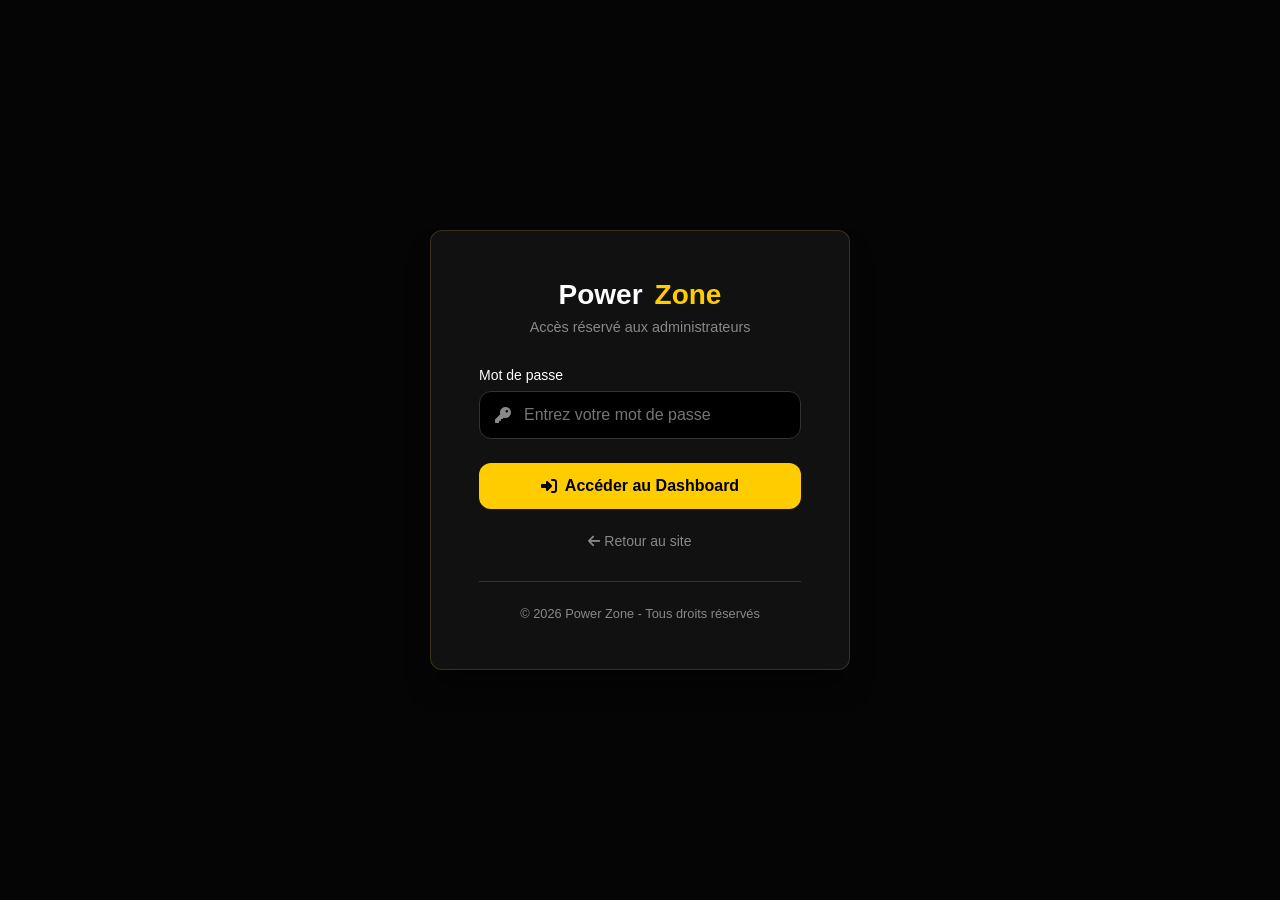
<file: login.html>
<!DOCTYPE html>
<html lang="fr">

<head>
  <link rel="icon" href="logo.png" type="image/x-icon">
  <meta charset="UTF-8">
  <meta name="viewport" content="width=device-width, initial-scale=1.0">
  <title>Connexion Admin - Power Zone</title>
  <link rel="stylesheet" href="https://cdnjs.cloudflare.com/ajax/libs/font-awesome/6.4.0/css/all.min.css">
  <style>
    :root {
      --primary: #ffcc00;
      --primary-dark: #D4AF37;
      --bg: #050505;
      --surface: #111111;
      --text: #fff;
      --text-light: #888;
      --border: #333;
      --radius: 12px;
      --shadow: 0 20px 25px -5px rgba(0, 0, 0, .5)
    }

    * {
      box-sizing: border-box;
      margin: 0;
      padding: 0;
      font-family: 'Inter', sans-serif
    }

    body {
      background: var(--bg);
      display: flex;
      align-items: center;
      justify-content: center;
      min-height: 100vh;
      padding: 20px
    }

    .login-card {
      background: var(--surface);
      border: 1px solid rgba(212, 175, 55, 0.2);
      padding: 48px;
      border-radius: var(--radius);
      box-shadow: var(--shadow);
      width: 100%;
      max-width: 420px;
      text-align: center
    }

    .logo {
      color: var(--text);
      font-size: 1.75rem;
      font-weight: 900;
      margin-bottom: 8px;
      display: flex;
      align-items: center;
      justify-content: center;
      gap: 12px
    }

    .logo span {
      color: var(--primary)
    }

    .subtitle {
      color: var(--text-light);
      margin-bottom: 32px;
      font-size: .9rem
    }

    .input-group {
      margin-bottom: 24px;
      text-align: left
    }

    label {
      display: block;
      margin-bottom: 8px;
      font-size: .875rem;
      font-weight: 500;
      color: var(--text)
    }

    .input-wrapper {
      position: relative
    }

    .input-wrapper i {
      position: absolute;
      left: 16px;
      top: 50%;
      transform: translateY(-50%);
      color: var(--text-light)
    }

    input {
      width: 100%;
      padding: 14px 16px 14px 44px;
      border: 1px solid var(--border);
      background: #000;
      color: #fff;
      border-radius: var(--radius);
      font-size: 1rem;
      transition: .2s
    }

    input:focus {
      outline: none;
      border-color: var(--primary)
    }

    .btn {
      width: 100%;
      padding: 14px;
      background: var(--primary);
      color: #000;
      border: none;
      border-radius: var(--radius);
      font-size: 1rem;
      font-weight: 700;
      cursor: pointer;
      transition: .2s;
      display: flex;
      align-items: center;
      justify-content: center;
      gap: 8px
    }

    .btn:hover {
      background: var(--primary-dark);
      transform: translateY(-2px)
    }

    .back-link {
      display: block;
      margin-top: 24px;
      color: var(--text-light);
      font-size: .875rem;
      text-decoration: none
    }

    .back-link:hover {
      color: var(--primary)
    }

    .footer {
      margin-top: 32px;
      padding-top: 24px;
      border-top: 1px solid var(--border);
      font-size: .8rem;
      color: var(--text-light)
    }

    .toast {
      position: fixed;
      top: 20px;
      right: 20px;
      background: #ef4444;
      color: #fff;
      padding: 14px 24px;
      border-radius: var(--radius);
      box-shadow: var(--shadow);
      display: none;
      align-items: center;
      gap: 10px;
      z-index: 9999;
      animation: slideIn .3s ease
    }

    .toast.success {
      background: #10b981
    }

    .toast.show {
      display: flex
    }

    @keyframes slideIn {
      from {
        transform: translateX(100%);
        opacity: 0
      }

      to {
        transform: translateX(0);
        opacity: 1
      }
    }
  </style>
</head>

<body>
  <div class="login-card">
    <div class="logo">Power <span>Zone</span></div>
    <p class="subtitle">Accès réservé aux administrateurs</p>
    <form id="loginForm">
      <div class="input-group">
        <label>Mot de passe</label>
        <div class="input-wrapper">
          <i class="fa-solid fa-key"></i>
          <input type="password" id="password" placeholder="Entrez votre mot de passe" required>
        </div>
      </div>
      <button type="submit" class="btn"><i class="fa-solid fa-right-to-bracket"></i> Accéder au Dashboard</button>
    </form>
    <a href="index.html" class="back-link"><i class="fa-solid fa-arrow-left"></i> Retour au site</a>
    <div class="footer">
      <p>© 2026 Power Zone - Tous droits réservés</p>
    </div>
  </div>
  <div class="toast" id="toast"><i class="fa-solid fa-circle-exclamation"></i><span id="toastMsg"></span></div>
  
  <script>
    // التحقق من وجود جلسة سابقة
    (function checkExistingSession() {
      const isLoggedIn = localStorage.getItem('isLoggedIn');
      if (isLoggedIn === 'true') {
        // المستخدم مسجل دخول بالفعل
        window.location.href = 'admin.html';
      }
    })();

    document.getElementById('loginForm').addEventListener('submit', (e) => {
      e.preventDefault();
      const pass = document.getElementById('password').value;
      
      // ⚠️ Change this password in production!
      if (pass === "admin123") {
        // حفظ حالة تسجيل الدخول
        localStorage.setItem('isLoggedIn', 'true');
        localStorage.setItem('userRole', 'admin');
        localStorage.setItem('userName', 'Wahbi');
        localStorage.setItem('loginTime', Date.now().toString());
        
        showToast("Connexion réussie! Redirection...", 'success');
        
        // التوجيه لصفحة الأدمن بعد ثانية
        setTimeout(() => {
          window.location.href = "admin.html";
        }, 1000);
      } else {
        showToast("Mot de passe incorrect");
      }
    });

    function showToast(msg, type = 'error') {
      const toast = document.getElementById('toast');
      document.getElementById('toastMsg').textContent = msg;
      toast.className = `toast ${type} show`;
      setTimeout(() => toast.classList.remove('show'), 3000);
    }
  </script>
</body>

</html>
</file>
<file: algeria-map-tool/style.css>
:root {
    --primary-color: #00ffcc;
    --secondary-color: #0066ff;
    --bg-color: #0d1117;
    --card-bg: rgba(255, 255, 255, 0.05);
    --glass-border: rgba(255, 255, 255, 0.1);
    --text-color: #e6edf3;
    --text-muted: #8b949e;
    --hover-color: rgba(0, 255, 204, 0.8);
    --tooltip-bg: rgba(22, 27, 34, 0.95);
}

* {
    margin: 0;
    padding: 0;
    box-sizing: border-box;
    font-family: 'Inter', -apple-system, BlinkMacSystemFont, "Segoe UI", Roboto, sans-serif;
}

body {
    background-color: var(--bg-color);
    color: var(--text-color);
    line-height: 1.6;
    overflow-x: hidden;
}

.container {
    max-width: 1200px;
    margin: 0 auto;
    padding: 2rem;
}

header {
    text-align: center;
    margin-bottom: 3rem;
    animation: fadeInDown 0.8s ease-out;
}

header h1 {
    font-size: 2.5rem;
    background: linear-gradient(45deg, var(--primary-color), var(--secondary-color));
    -webkit-background-clip: text;
    background-clip: text;
    -webkit-text-fill-color: transparent;
    margin-bottom: 0.5rem;
}

header p {
    color: var(--text-muted);
}

main {
    display: grid;
    grid-template-columns: 1fr 350px;
    gap: 2rem;
    align-items: start;
}

#map-container {
    background: var(--card-bg);
    border: 1px solid var(--glass-border);
    border-radius: 16px;
    padding: 2rem;
    backdrop-filter: blur(10px);
    box-shadow: 0 8px 32px 0 rgba(0, 0, 0, 0.37);
    min-height: 500px;
    display: flex;
    justify-content: center;
    align-items: center;
    position: relative;
    overflow: hidden;
}

svg {
    width: 100%;
    height: auto;
    max-height: 600px;
    filter: drop-shadow(0 0 10px rgba(0, 255, 204, 0.2));
}

path {
    fill: #21262d;
    stroke: var(--glass-border);
    stroke-width: 0.5;
    transition: all 0.3s cubic-bezier(0.4, 0, 0.2, 1);
    cursor: pointer;
}

path:hover {
    fill: var(--hover-color);
    transform: scale(1.01);
    stroke: var(--primary-color);
    stroke-width: 1;
    filter: drop-shadow(0 0 8px var(--primary-color));
}

#sidebar {
    display: flex;
    flex-direction: column;
    gap: 1.5rem;
}

.card {
    padding: 1.5rem;
    border-radius: 16px;
    background: var(--card-bg);
    border: 1px solid var(--glass-border);
    backdrop-filter: blur(10px);
}

h2 {
    font-size: 1.25rem;
    margin-bottom: 1rem;
    color: var(--primary-color);
}

.placeholder-text {
    color: var(--text-muted);
    font-style: italic;
    text-align: center;
}

.wilaya-detail-row {
    display: flex;
    justify-content: space-between;
    margin-bottom: 0.8rem;
    padding-bottom: 0.5rem;
    border-bottom: 1px solid var(--glass-border);
}

.wilaya-detail-row span:first-child {
    color: var(--text-muted);
}

.wilaya-detail-row span:last-child {
    font-weight: 600;
    color: var(--text-color);
}

.form-group {
    margin-bottom: 1.2rem;
}

.form-group label {
    display: block;
    margin-bottom: 0.5rem;
    font-size: 0.9rem;
    color: var(--text-muted);
}

input[type="number"] {
    width: 100%;
    background: rgba(255, 255, 255, 0.05);
    border: 1px solid var(--glass-border);
    border-radius: 8px;
    padding: 0.6rem;
    color: var(--text-color);
    outline: none;
    transition: border-color 0.3s;
}

input[type="number"]:focus {
    border-color: var(--primary-color);
}

.btn {
    width: 100%;
    background: linear-gradient(45deg, var(--primary-color), var(--secondary-color));
    color: #000;
    font-weight: 700;
    border: none;
    padding: 0.8rem;
    border-radius: 8px;
    cursor: pointer;
    transition: transform 0.2s, box-shadow 0.2s;
}

.btn:hover {
    transform: translateY(-2px);
    box-shadow: 0 4px 15px rgba(0, 255, 204, 0.4);
}

.tooltip {
    position: fixed;
    background: var(--tooltip-bg);
    border: 1px solid var(--primary-color);
    padding: 10px 15px;
    border-radius: 8px;
    pointer-events: none;
    font-size: 0.85rem;
    z-index: 1000;
    box-shadow: 0 8px 16px rgba(0, 0, 0, 0.5);
    backdrop-filter: blur(5px);
    transition: opacity 0.2s;
}

.tooltip.hidden {
    opacity: 0;
}

.loader {
    color: var(--primary-color);
    font-size: 1.2rem;
    display: flex;
    align-items: center;
    gap: 10px;
}

.loader::after {
    content: '';
    width: 20px;
    height: 20px;
    border: 2px solid var(--primary-color);
    border-top-color: transparent;
    border-radius: 50%;
    animation: spin 1s linear infinite;
}

@keyframes spin {
    to {
        transform: rotate(360deg);
    }
}

@keyframes fadeInDown {
    from {
        opacity: 0;
        transform: translateY(-20px);
    }

    to {
        opacity: 1;
        transform: translateY(0);
    }
}

@media (max-width: 900px) {
    main {
        grid-template-columns: 1fr;
    }

    #sidebar {
        order: -1;
    }
}

.error-msg {
    color: #ff4d4d;
    background: rgba(255, 77, 77, 0.1);
    padding: 1.5rem;
    border-radius: 12px;
    border: 1px solid rgba(255, 77, 77, 0.3);
    text-align: center;
    max-width: 80%;
}

.wilaya-active {
    fill: var(--primary-color) !important;
    filter: drop-shadow(0 0 12px var(--primary-color)) !important;
}

/* Scrollbar styling */
::-webkit-scrollbar {
    width: 8px;
}

::-webkit-scrollbar-track {
    background: var(--bg-color);
}

::-webkit-scrollbar-thumb {
    background: var(--glass-border);
    border-radius: 4px;
}

::-webkit-scrollbar-thumb:hover {
    background: var(--text-muted);
}
</file>
